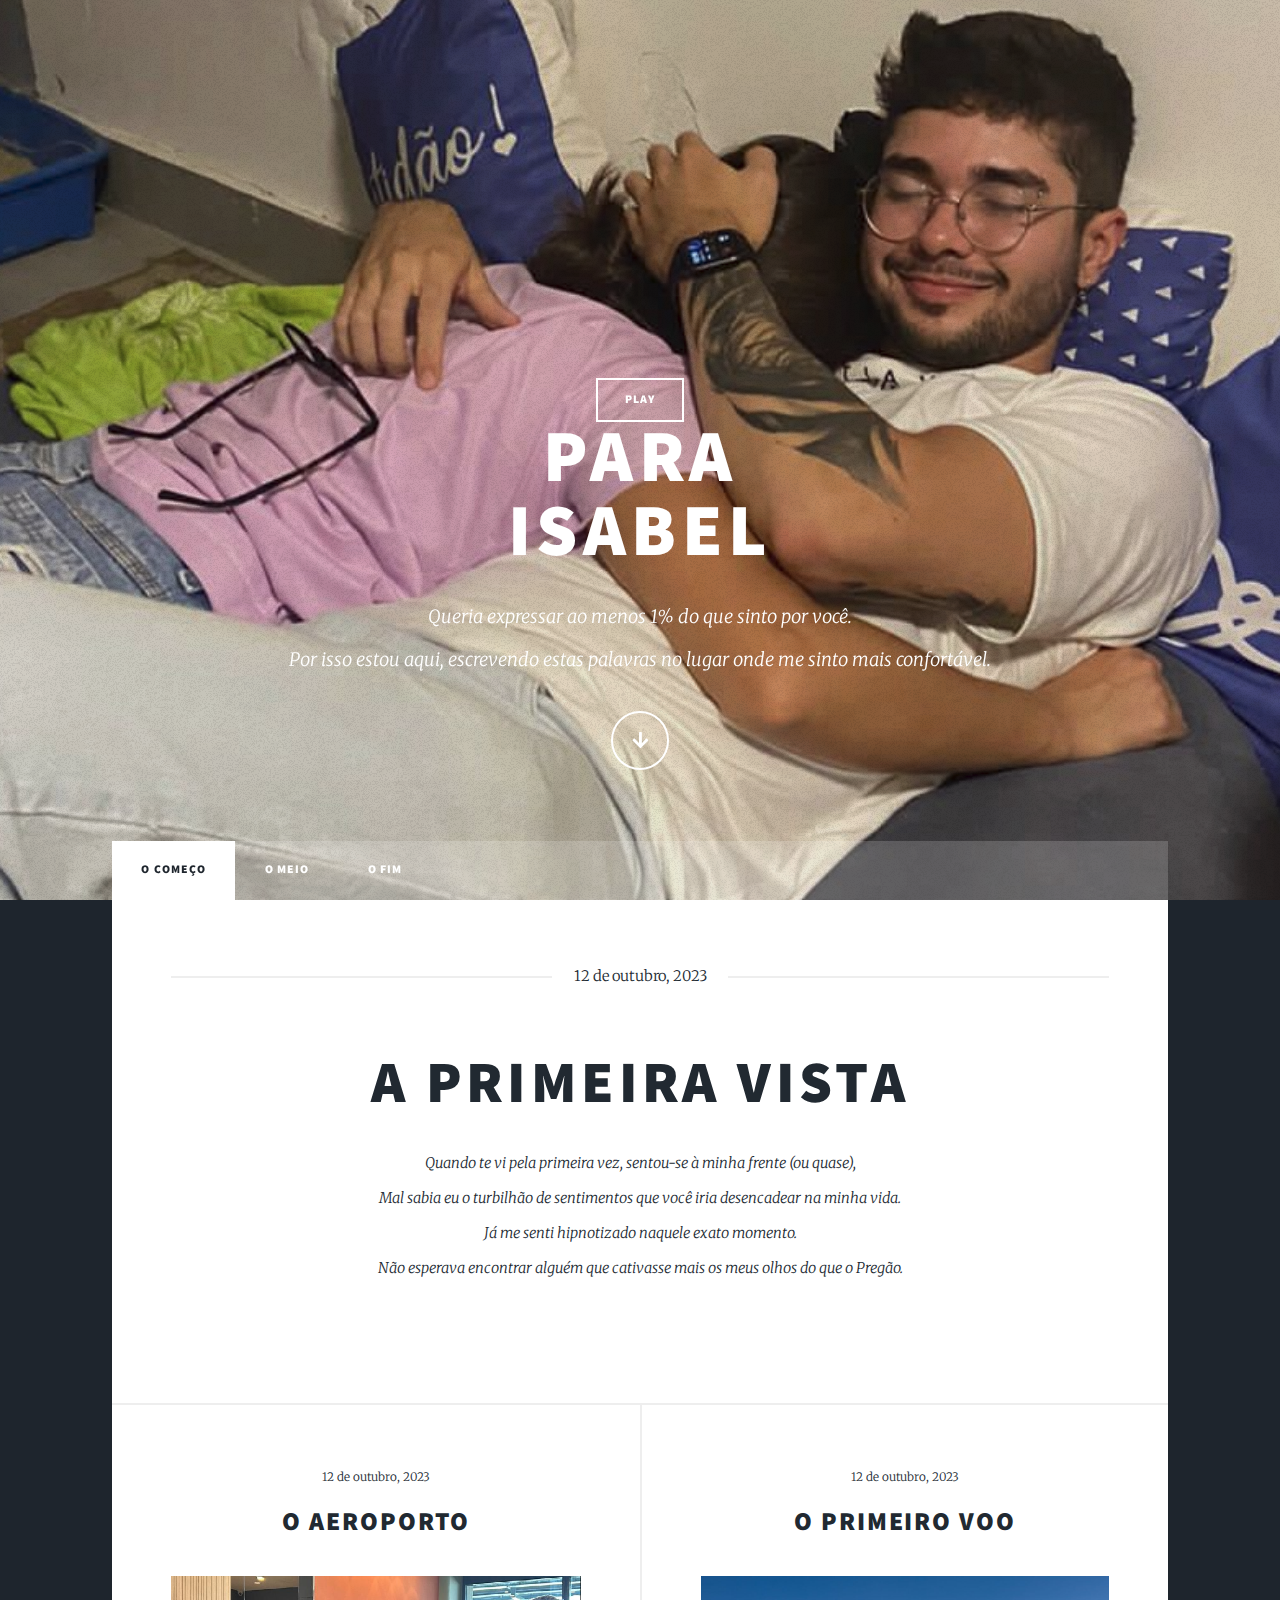
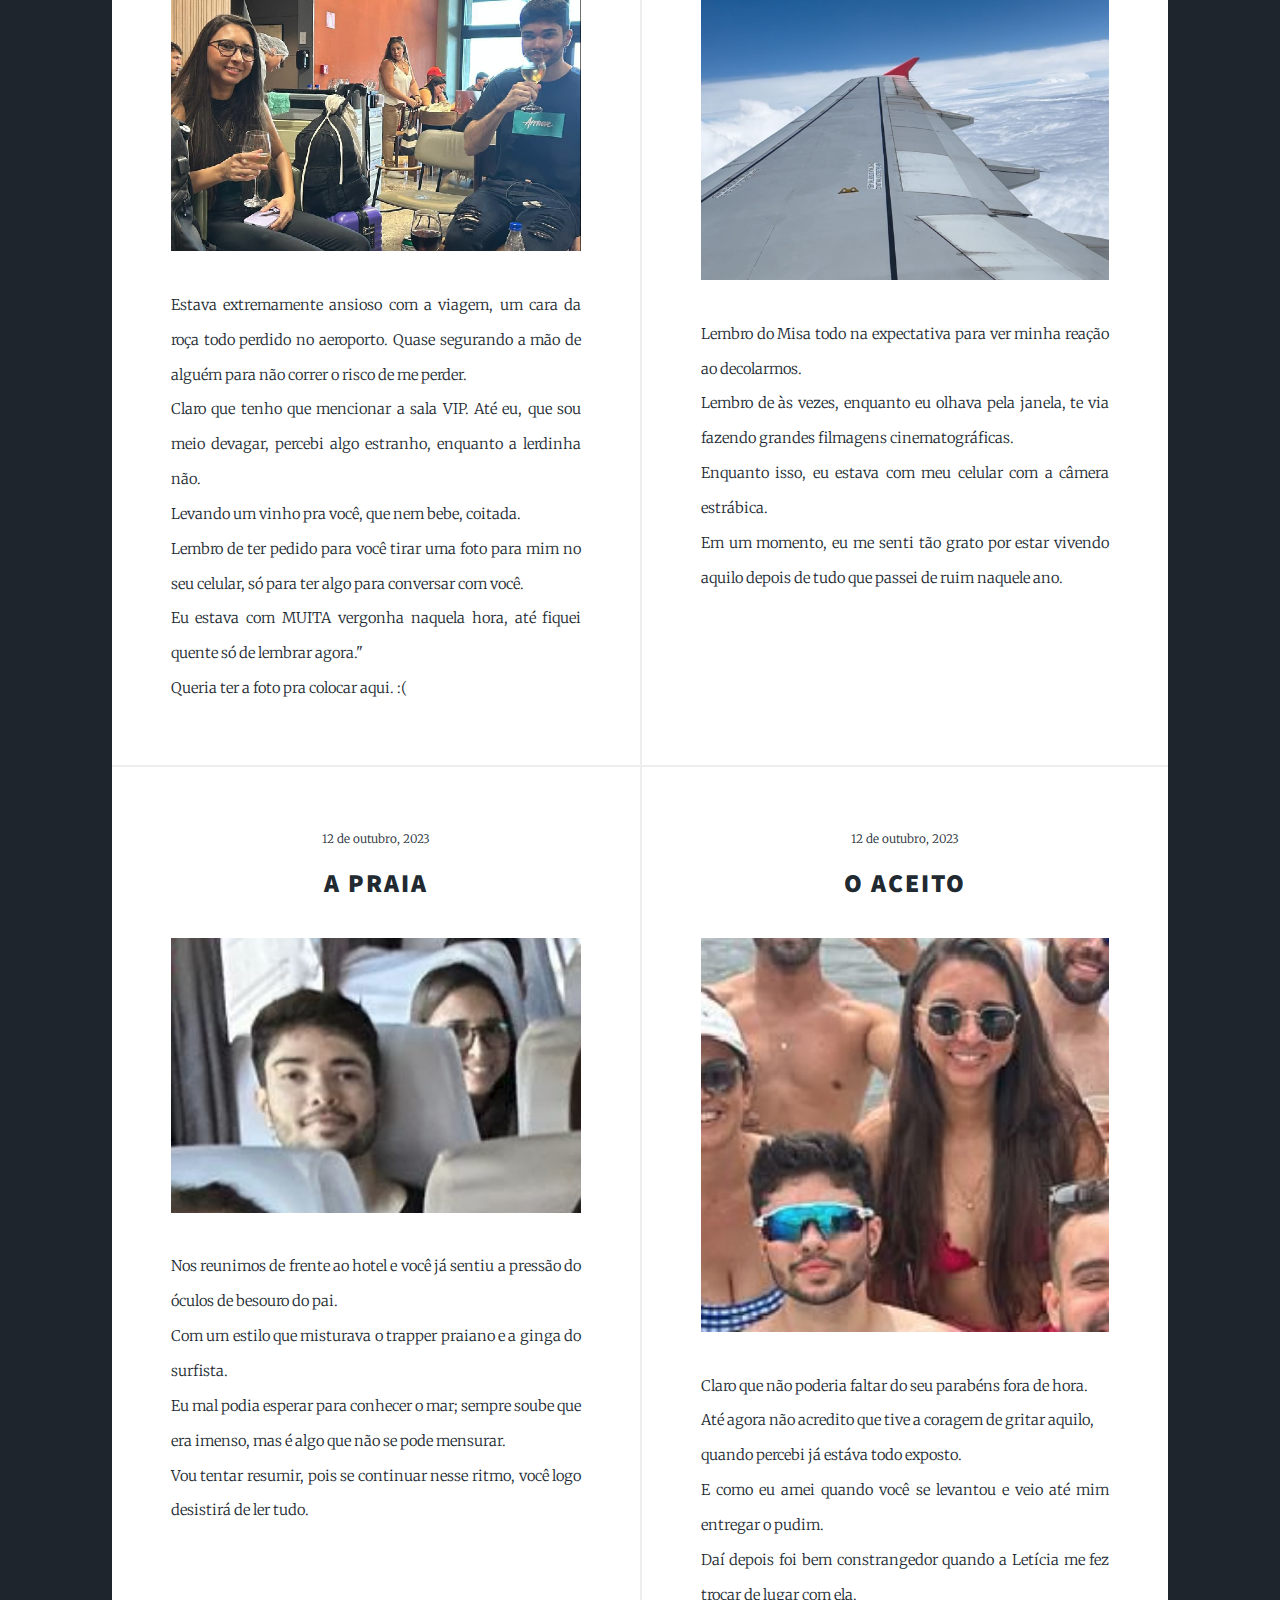
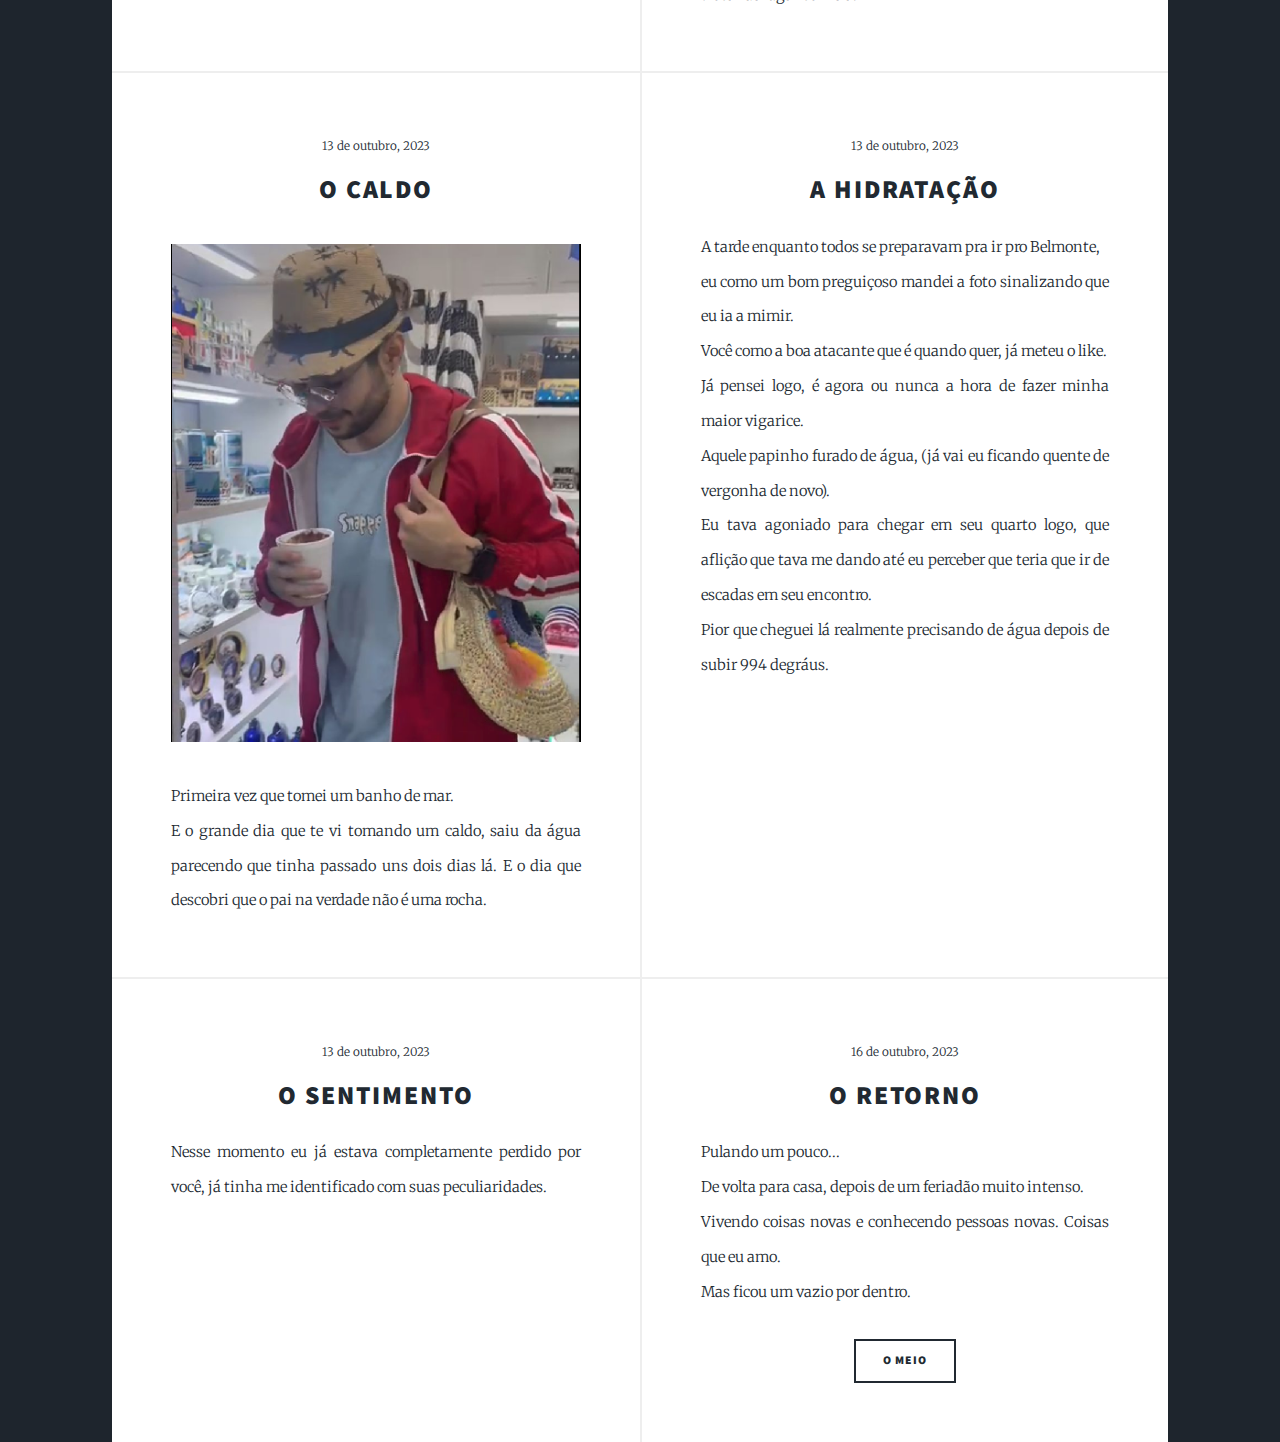
<file: index.html>
<!DOCTYPE HTML>
<html>
	<head>
		<title>Uma página de amor</title>
		<meta charset="utf-8" />
		<meta name="viewport" content="width=device-width, initial-scale=1, user-scalable=no" />
		<link rel="stylesheet" href="assets/css/main.css" />
		<noscript><link rel="stylesheet" href="assets/css/noscript.css" /></noscript>
	</head>
	<body class="is-preload">
		<audio id="myAudio" loop>
			<source src="music/those-eyes.mp3" type="audio/mpeg">
			Seu navegador não suporta a tag de áudio.
		</audio>
		<!-- Wrapper -->
			<div id="wrapper" class="fade-in">

				<!-- Intro -->
					<div id="intro">
						<button id="playButton">Play</button>
						<h1>Para<br />
						Isabel</h1>
						<p>Queria expressar ao menos 1% do que sinto por você.<br />
							Por isso estou aqui, escrevendo estas palavras no lugar onde me sinto mais confortável.</p>
						<ul class="actions">
							<li><a href="#header" class="button icon solid solo fa-arrow-down scrolly">Continue</a></li>
						</ul>
					</div>

				<!-- Header -->
					<header id="header">
						<a href="index.html" class="logo">Começo</a>
					</header>

				<!-- Nav -->
					<nav id="nav">
						<ul class="links">
							<li class="active"><a href="index.html">O começo</a></li>
							<li><a href="generic.html">O Meio</a></li>
							<li><a href="elements.html">O Fim</a></li>
						</ul>
					</nav>

				<!-- Main -->
					<div id="main">

						<!-- Featured Post -->
							<article class="post featured">
								<header class="major">
									<span class="date">12 de outubro, 2023</span>
									<h2>A primeira vista</h2>
									<p>
										Quando te vi pela primeira vez, sentou-se à minha frente (ou quase),<br />
										Mal sabia eu o turbilhão de sentimentos que você iria desencadear na minha vida.<br />
										Já me senti hipnotizado naquele exato momento.<br />
										Não esperava encontrar alguém que cativasse mais os meus olhos do que o Pregão.
									</p>
								</header>
							</article>

						<!-- Posts -->
							<section class="posts">
								<article>
									<header>
										<span class="date">12 de outubro, 2023</span>
										<h2>O aeroporto</h2>
									</header>
									<a href="#" class="image fit"><img src="images/sala-vip2.png" alt="" /></a>
									<p>Estava extremamente ansioso com a viagem, um cara da roça todo perdido no aeroporto. Quase segurando a mão de alguém para não correr o risco de me perder.<br />
										Claro que tenho que mencionar a sala VIP. Até eu, que sou meio devagar, percebi algo estranho, enquanto a lerdinha não.<br />
										Levando um vinho pra você, que nem bebe, coitada.<br />
										Lembro de ter pedido para você tirar uma foto para mim no seu celular, só para ter algo para conversar com você.<br />
										Eu estava com MUITA vergonha naquela hora, até fiquei quente só de lembrar agora." <br />
										Queria ter a foto pra colocar aqui. :(
									</p>
								</article>
								<article>
									<header>
										<span class="date">12 de outubro, 2023</span>
										<h2>O primeiro voo</h2>
									</header>
									<a href="#" class="image fit"><img src="images/aviao.jpeg" alt="" /></a>
									<p>Lembro do Misa todo na expectativa para ver minha reação ao decolarmos.<br />
										Lembro de às vezes, enquanto eu olhava pela janela, te via fazendo grandes filmagens cinematográficas.<br />
										Enquanto isso, eu estava com meu celular com a câmera estrábica.<br />
										Em um momento, eu me senti tão grato por estar vivendo aquilo depois de tudo que passei de ruim naquele ano.</p>
								</article>
								<article>
									<header>
										<span class="date">12 de outubro, 2023</span>
										<h2>A praia</h2>
									</header>
									<a href="#" class="image fit"><img src="images/van.png" alt="" /></a>
									<p>Nos reunimos de frente ao hotel e você já sentiu a pressão do óculos de besouro do pai.<br />
										Com um estilo que misturava o trapper praiano e a ginga do surfista.<br />
										Eu mal podia esperar para conhecer o mar; sempre soube que era imenso, mas é algo que não se pode mensurar.<br />
										Vou tentar resumir, pois se continuar nesse ritmo, você logo desistirá de ler tudo.
									</p>
								</article>
								<article>
									<header>
										<span class="date">12 de outubro, 2023</span>
										<h2>O aceito</h2>
									</header>
									<a href="#" class="image fit"><img src="images/lancha.png" alt="" /></a>
									<p>Claro que não poderia faltar do seu parabéns fora de hora.<br />
										Até agora não acredito que tive a coragem de gritar aquilo,<br />
										quando percebi já estáva todo exposto.<br />
										E como eu amei quando você se levantou e veio até mim entregar o pudim.<br />
										Daí depois foi bem constrangedor quando a Letícia me fez trocar de lugar com ela.
									</p>
								</article>
								<article>
									<header>
										<span class="date">13 de outubro, 2023</span>
										<h2>O caldo</h2>
									</header>
									<a href="#" class="image fit"><img src="images/pagode.png" alt="" /></a>
									<p>Primeira vez que tomei um banho de mar. <br />
										E o grande dia que te vi tomando um caldo, saiu da água parecendo que tinha passado uns dois dias lá.
										E o dia que descobri que o pai na verdade não é uma rocha.
									</p>
								</article>
								<article>
									<header>
										<span class="date">13 de outubro, 2023</span>
										<h2>A hidratação</h2>
									</header>
									<p>A tarde enquanto todos se preparavam pra ir pro Belmonte,<br />
										eu como um bom preguiçoso mandei a foto sinalizando que eu ia a mimir.<br />
										Você como a boa atacante que é quando quer, já meteu o like.<br />
										Já pensei logo, é agora ou nunca a hora de fazer minha maior vigarice.<br />
										Aquele papinho furado de água, (já vai eu ficando quente de vergonha de novo). <br />
										Eu tava agoniado para chegar em seu quarto logo, que aflição que tava me dando
										até eu perceber que teria que ir de escadas em seu encontro.<br />
										Pior que cheguei lá realmente precisando de água depois de subir 994 degráus.
									</p>
								</article>
								<article>
									<header>
										<span class="date">13 de outubro, 2023</span>
										<h2>O sentimento</h2>
									</header>
									<p>
										Nesse momento eu já estava completamente perdido por você, já tinha me identificado com suas peculiaridades.<br />
									</p>
								</article>
								<article>
									<header>
										<span class="date">16 de outubro, 2023</span>
										<h2>O retorno</h2>
									</header>
									<p>
										Pulando um pouco...<br />
										De volta para casa, depois de um feriadão muito intenso.<br />
										Vivendo coisas novas e conhecendo pessoas novas. Coisas que eu amo.<br />
										Mas ficou um vazio por dentro.
									</p>
									<ul class="actions special">
										<li><a href="generic.html" class="button">O meio</a></li>
									</ul>
								</article>
							</section>
					</div>

			</div>

		<!-- Scripts -->
			<script src="assets/js/jquery.min.js"></script>
			<script src="assets/js/jquery.scrollex.min.js"></script>
			<script src="assets/js/jquery.scrolly.min.js"></script>
			<script src="assets/js/browser.min.js"></script>
			<script src="assets/js/breakpoints.min.js"></script>
			<script src="assets/js/util.js"></script>
			<script src="assets/js/main.js"></script>
			<script>
				// Função para iniciar a música
				function playMusic() {
					const audio = document.getElementById("myAudio");
					console.log(audio)
					audio.play();
				}
			
				// Verifica se a música já foi iniciada nesta sessão
				const isMusicPlayed = sessionStorage.getItem("musicPlayed");
				if (!isMusicPlayed) {
					playMusic(); // Se não, inicia a música
					sessionStorage.setItem("musicPlayed", true); // E armazena o estado na sessão
				}
			
				// Adiciona um listener para o botão de "Play"
				document.getElementById("playButton").addEventListener("click", function() {
					playMusic();
				});
			</script>
			

	</body>
</html>
</file>
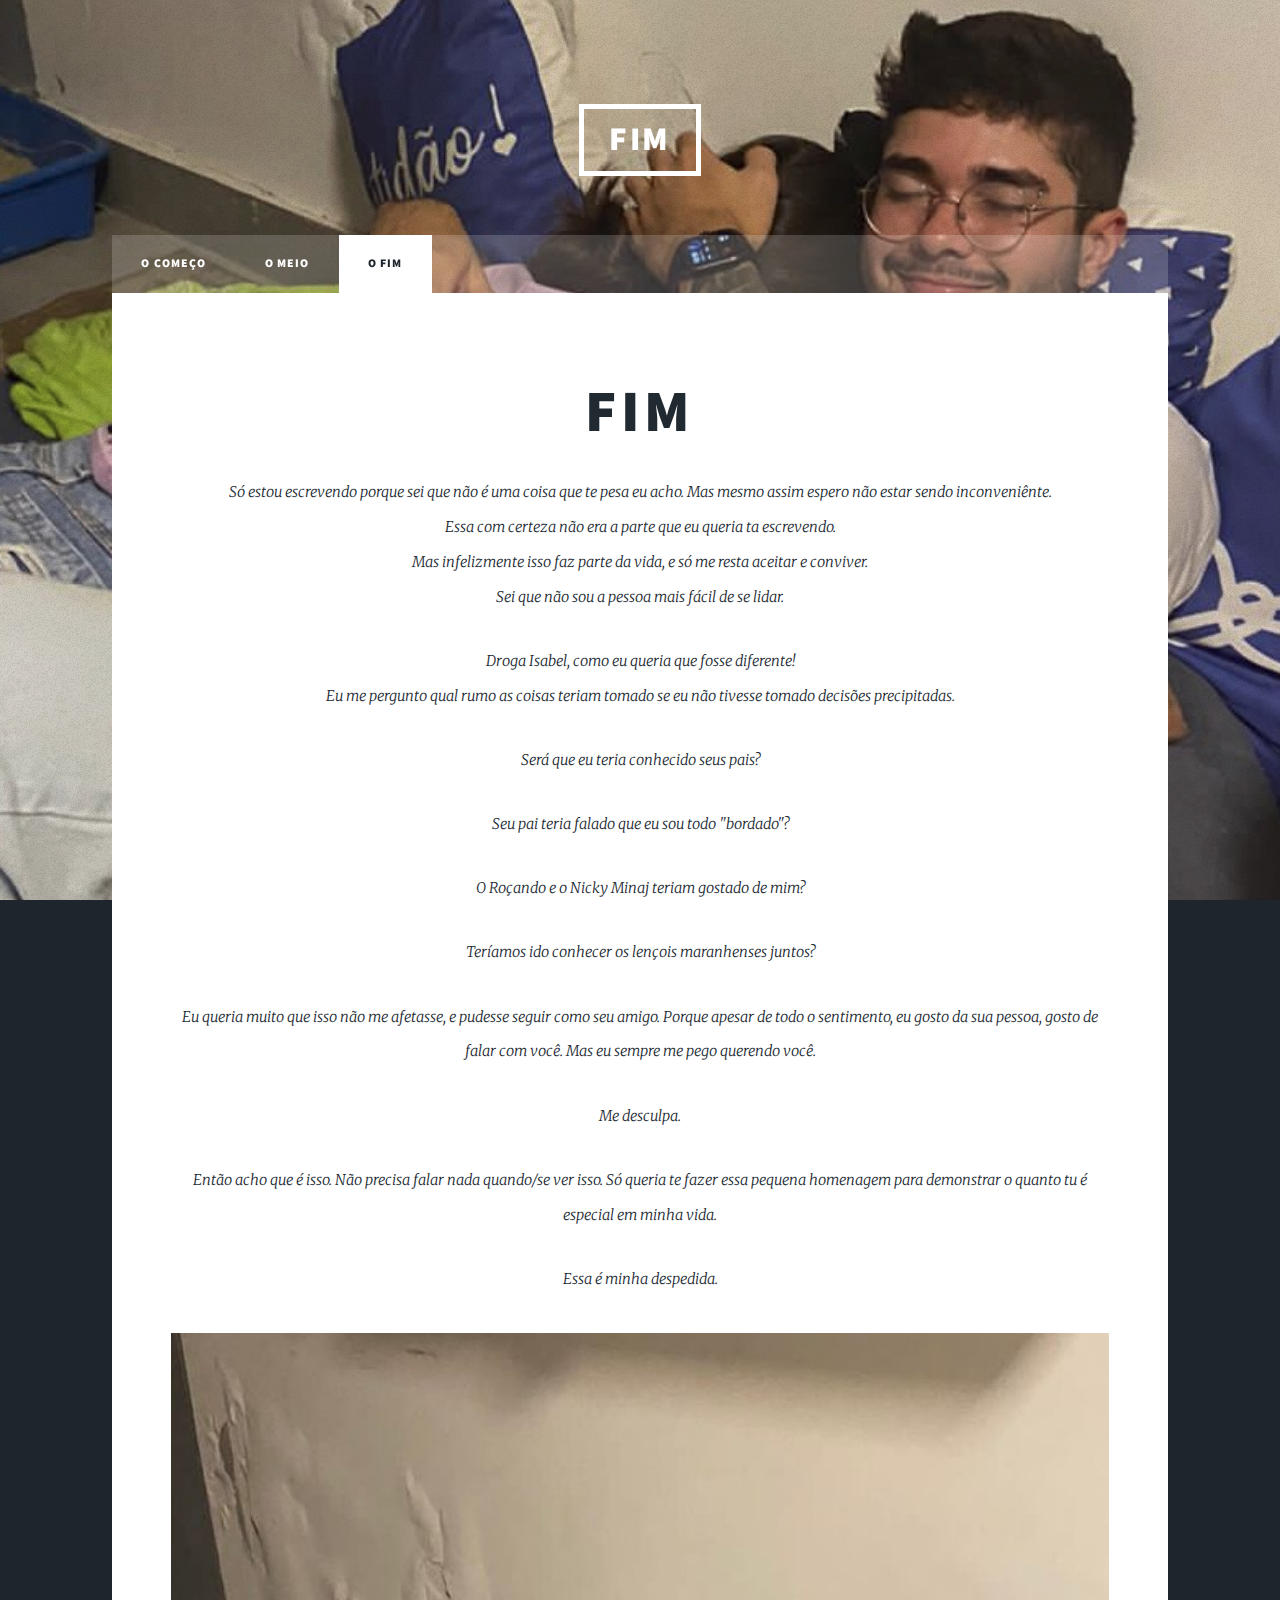
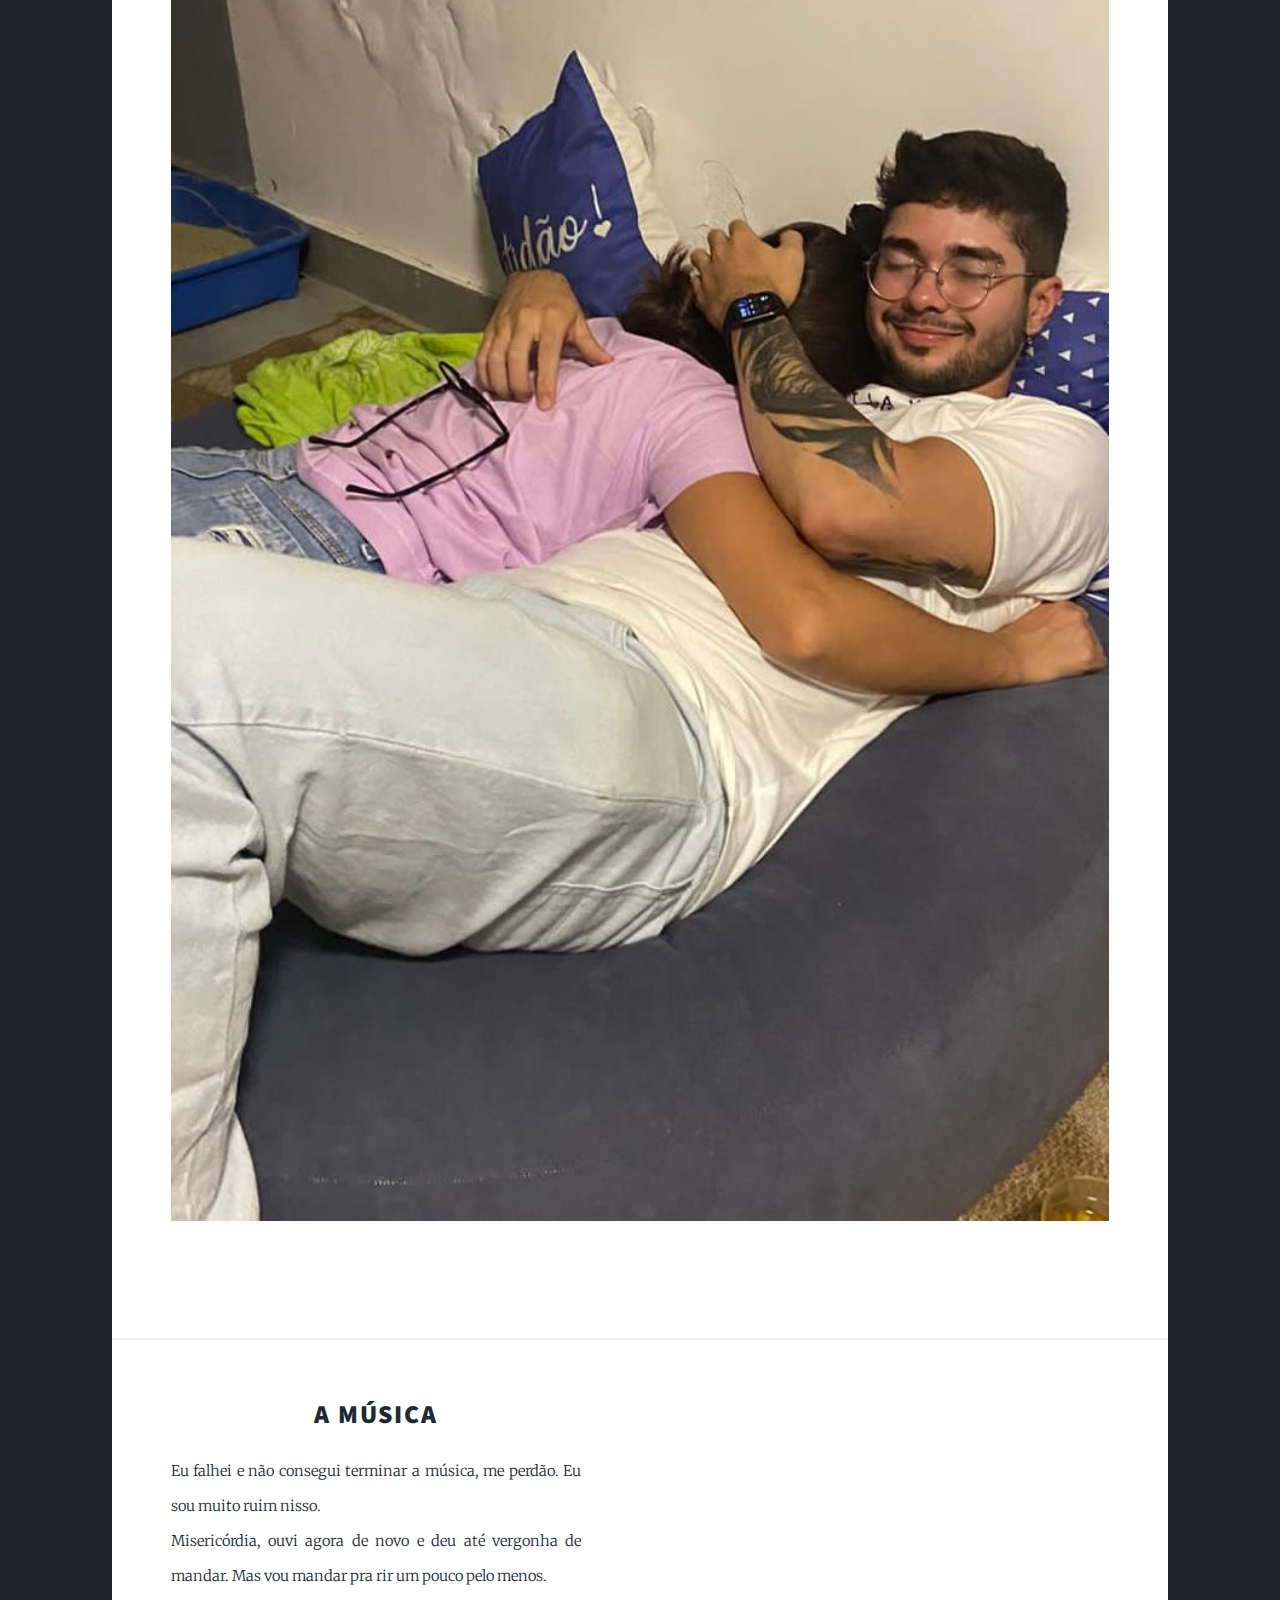
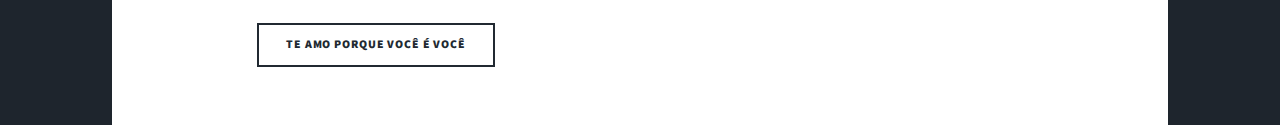
<file: elements.html>
<!DOCTYPE HTML>
<html>
	<head>
		<title>Uma página de amor</title>
		<meta charset="utf-8" />
		<meta name="viewport" content="width=device-width, initial-scale=1, user-scalable=no" />
		<link rel="stylesheet" href="assets/css/main.css" />
		<noscript><link rel="stylesheet" href="assets/css/noscript.css" /></noscript>
	</head>
	<body class="is-preload">
		<audio id="myAudio" loop autoplay>
			<source src="music/those-eyes.mp3" type="audio/mpeg">
			Seu navegador não suporta a tag de áudio.
		</audio>
		<!-- Wrapper -->
			<div id="wrapper">

				<!-- Header -->
					<header id="header">
						<a href="index.html" class="logo">Fim</a>
					</header>

				<!-- Nav -->
					<nav id="nav">
						<ul class="links">
							<li><a href="index.html">O começo</a></li>
							<li><a href="generic.html">O meio</a></li>
							<li class="active"><a href="elements.html">O fim</a></li>
						</ul>
					</nav>

					<div id="main">
							<article class="post featured">
								<header class="major">
									<h2>Fim</h2>
									<p>
										Só estou escrevendo porque sei que não é uma coisa que te pesa eu acho. Mas mesmo assim espero não estar sendo inconveniênte.<br />
										Essa com certeza não era a parte que eu queria ta escrevendo.<br />
										Mas infelizmente isso faz parte da vida, e só me resta aceitar e conviver.<br />
										Sei que não sou a pessoa mais fácil de se lidar.<br />
									</p>

									<p>
										Droga Isabel, como eu queria que fosse diferente!<br />
										Eu me pergunto qual rumo as coisas teriam tomado se eu não tivesse tomado decisões precipitadas.<br />
									</p>

									<p>
										Será que eu teria conhecido seus pais?
									</p>

									<p>
										Seu pai teria falado que eu sou todo "bordado"?
									</p>

									<p>
										O Roçando e o Nicky Minaj teriam gostado de mim?<br />
									</p>

									<p>
										Teríamos ido conhecer os lençois maranhenses juntos? <br />
									</p>

									<p>
										Eu queria muito que isso não me afetasse, e pudesse seguir como seu amigo.
										Porque apesar de todo o sentimento, eu gosto da sua pessoa, gosto de falar com você.
										Mas eu sempre me pego querendo você.
									</p>

									<p>
										Me desculpa.
									</p>
									
									<p>
										Então acho que é isso. Não precisa falar nada quando/se ver isso. Só queria te fazer essa pequena homenagem para demonstrar o quanto tu é especial em minha vida.
									</p>

									<p>
										Essa é minha despedida.
									</p>

									<a href="#" class="image fit"><img src="images/nos.jpeg" alt="" /></a>
								</header>
							</article>
							<section class="posts">
								<article>
									<header>
										<h2>A música</h2>
									</header>
									<p>
										Eu falhei e não consegui terminar a música, me perdão. Eu sou muito ruim nisso.<br />
										Misericórdia, ouvi agora de novo e deu até vergonha de mandar. Mas vou mandar pra rir um pouco pelo menos.
									</p>
									<ul class="actions special">
										<li><a href="https://youtu.be/a5J_y3qGN6U" class="button">Te amo porque você é você</a></li>
									</ul>
								</article>
							</section>
					</div>

			</div>

		<!-- Scripts -->
			<script src="assets/js/jquery.min.js"></script>
			<script src="assets/js/jquery.scrollex.min.js"></script>
			<script src="assets/js/jquery.scrolly.min.js"></script>
			<script src="assets/js/browser.min.js"></script>
			<script src="assets/js/breakpoints.min.js"></script>
			<script src="assets/js/util.js"></script>
			<script src="assets/js/main.js"></script>
	</body>
</html>
</file>
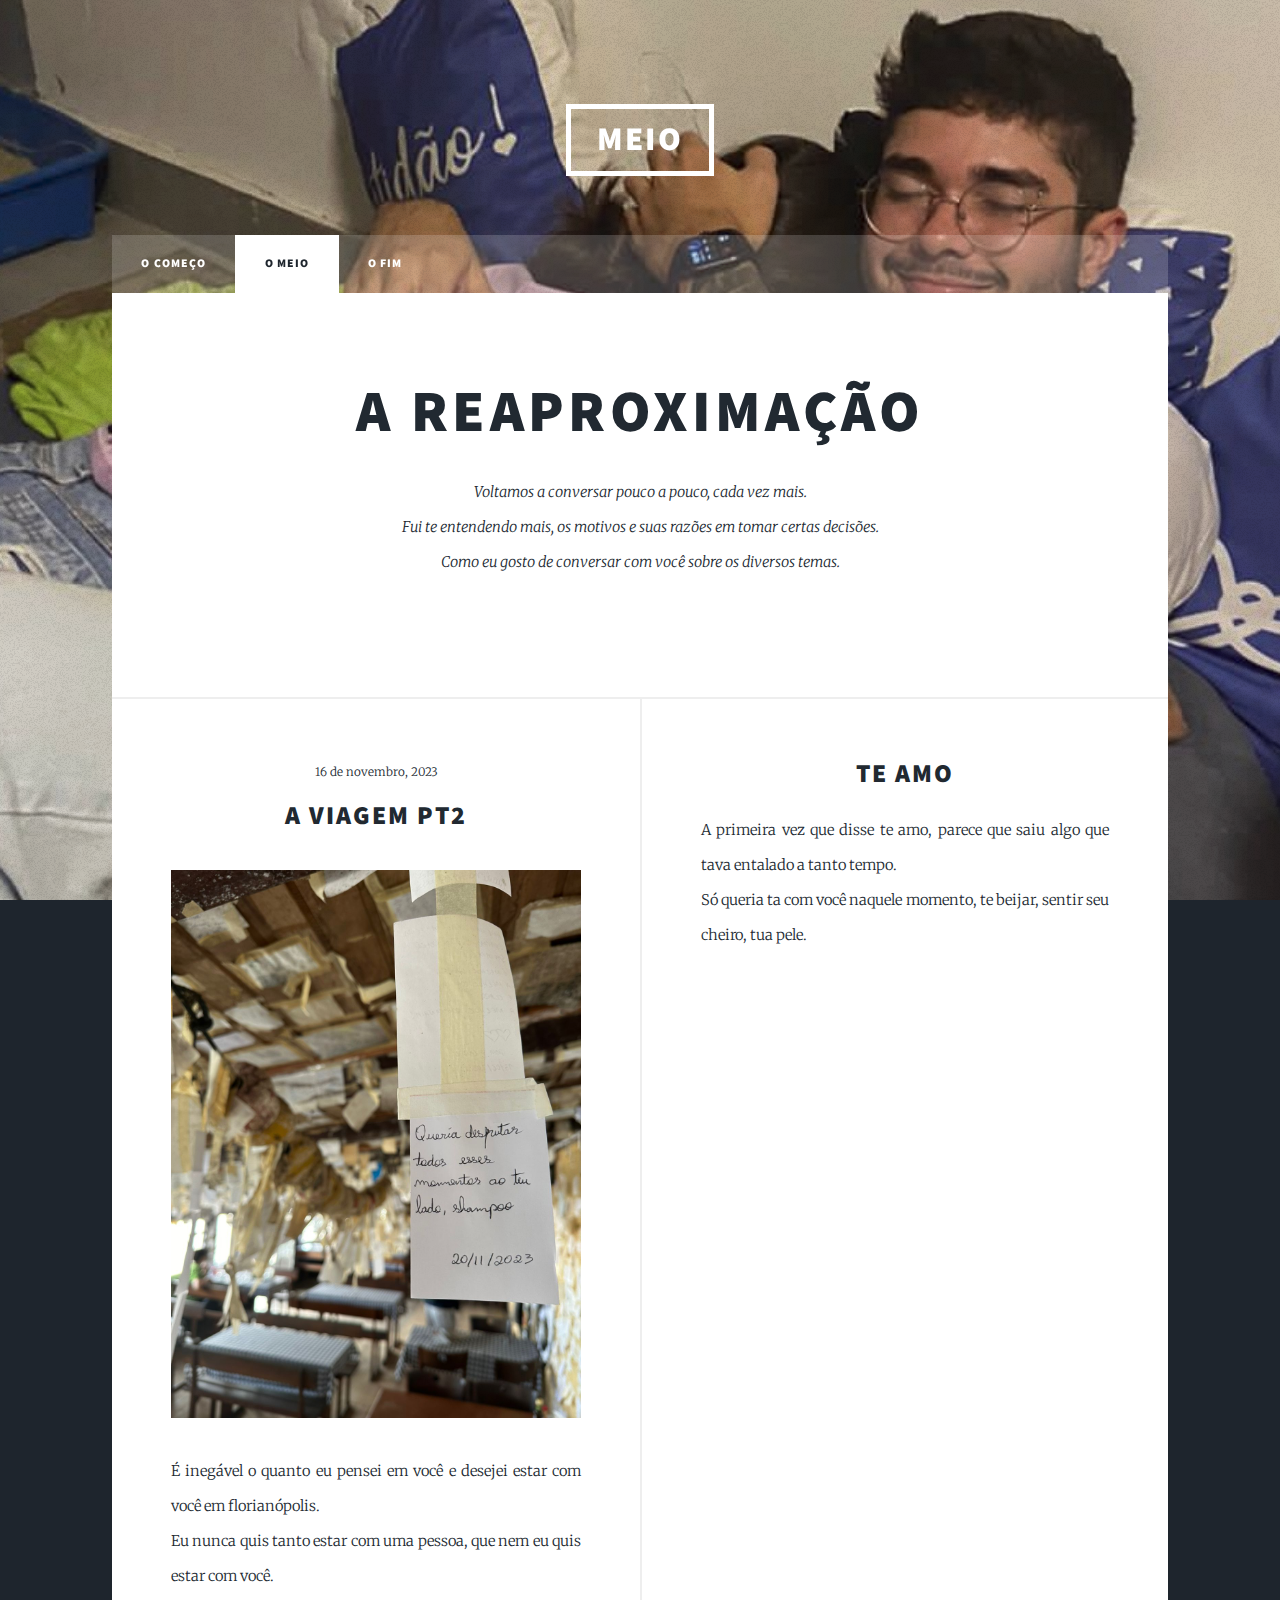
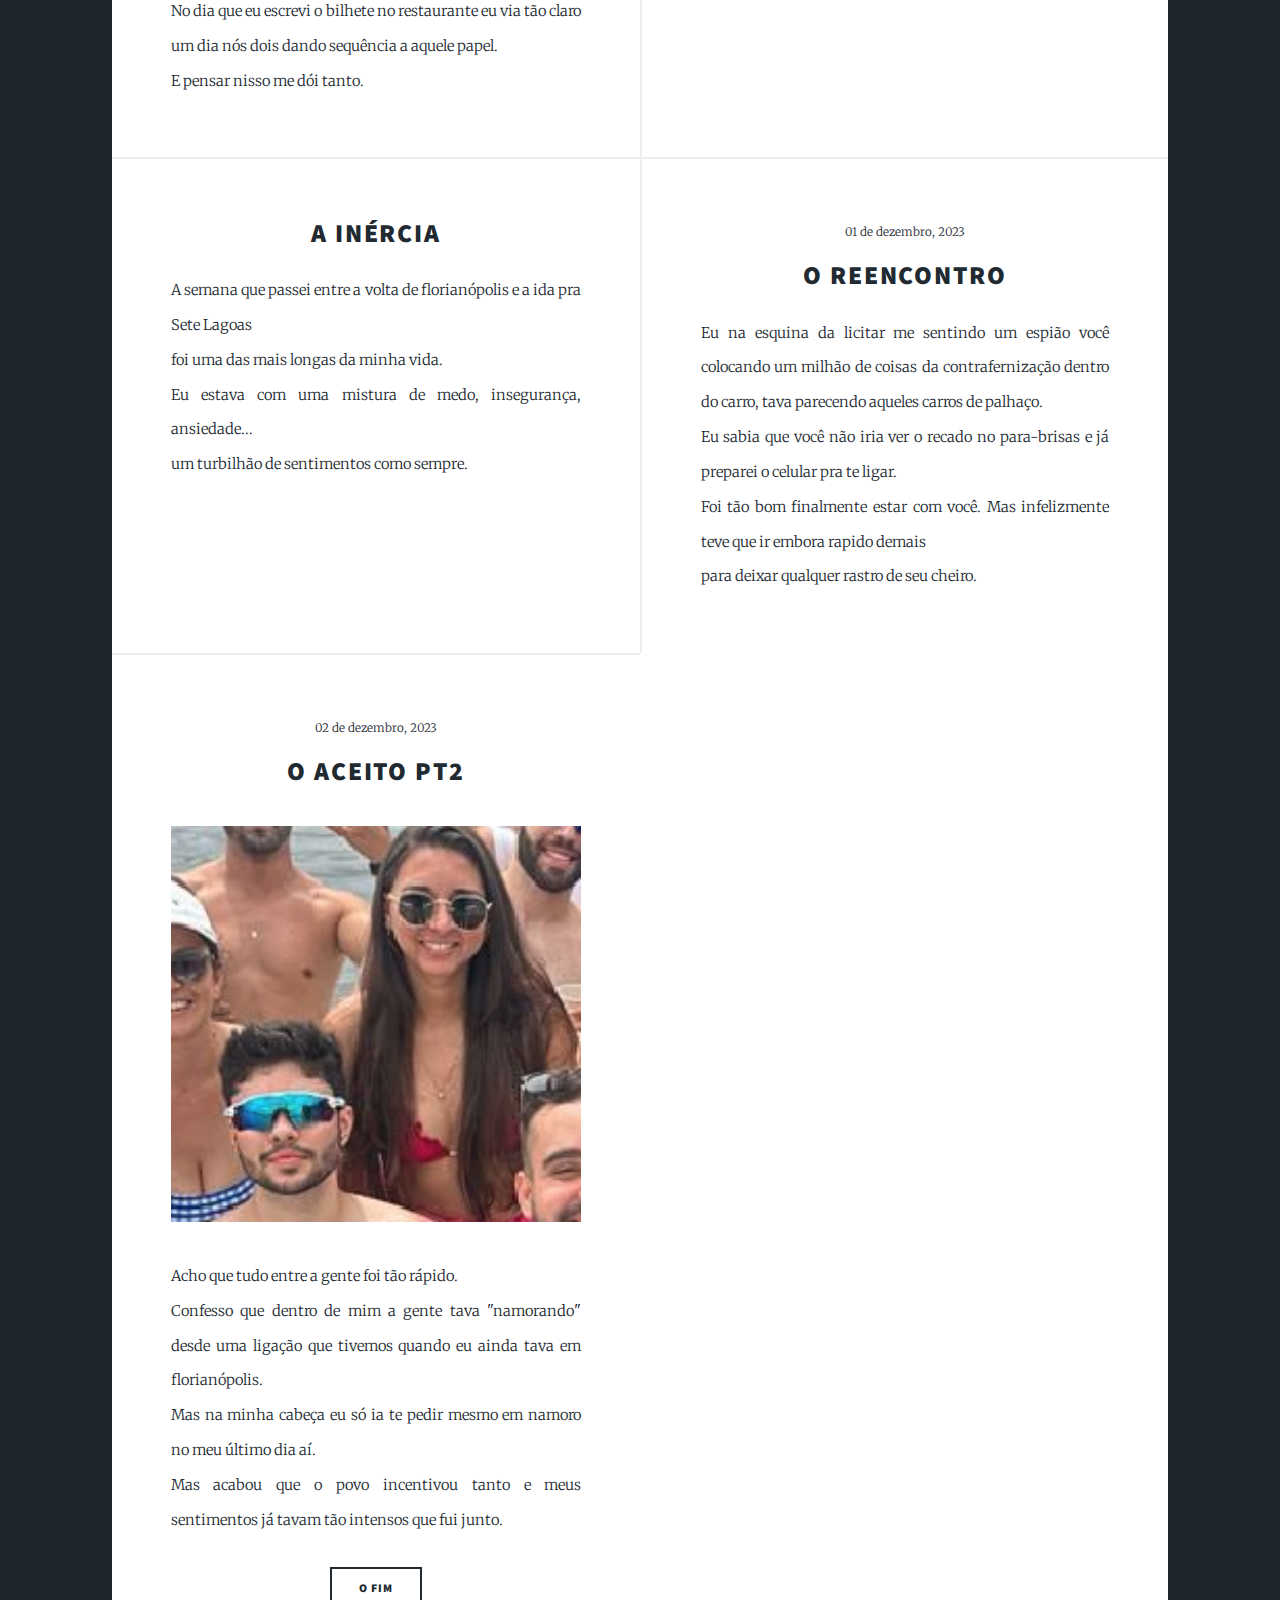
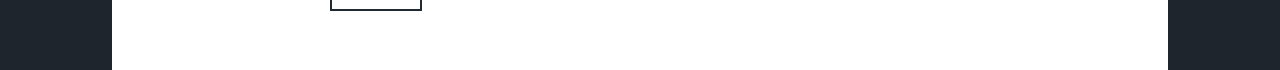
<file: generic.html>
<!DOCTYPE HTML>
<html>
	<head>
		<title>Uma página de amor</title>
		<meta charset="utf-8" />
		<meta name="viewport" content="width=device-width, initial-scale=1, user-scalable=no" />
		<link rel="stylesheet" href="assets/css/main.css" />
		<noscript><link rel="stylesheet" href="assets/css/noscript.css" /></noscript>
	</head>
	<body class="is-preload">
		<audio id="myAudio" autoplay loop>
			<source src="music/those-eyes.mp3" type="audio/mpeg">
			Seu navegador não suporta a tag de áudio.
		</audio>
		<!-- Wrapper -->
			<div id="wrapper">

				<!-- Header -->
					<header id="header">
						<a href="index.html" class="logo">Meio</a>

					</header>

				<!-- Nav -->
					<nav id="nav">
						<ul class="links">
							<li><a href="index.html">O começo</a></li>
							<li class="active"><a href="generic.html">O meio</a></li>
							<li><a href="elements.html">O fim</a></li>
						</ul>
					</nav>

				<!-- Main -->
					<div id="main">
						<!-- Featured Post -->
							<article class="post featured">
								<header class="major">
									<h2>A reaproximação</h2>
									<p>Voltamos a conversar pouco a pouco, cada vez mais.<br />
									Fui te entendendo mais, os motivos e suas razões em tomar certas decisões.<br />
									Como eu gosto de conversar com você sobre os diversos temas.<br />
								</p>
								</header>
							</article>

						<!-- Posts -->
							<section class="posts">
								<article>
									<header>
										<span class="date">16 de novembro, 2023</span>
										<h2>A viagem pt2</h2>
									</header>
									<a href="#" class="image fit"><img src="images/bilhete.jpeg" alt="" /></a>
									<p>
										É inegável o quanto eu pensei em você e desejei estar com você em florianópolis.<br />
										Eu nunca quis tanto estar com uma pessoa, que nem eu quis estar com você.<br />
										No dia que eu escrevi o bilhete no restaurante eu via tão claro um dia nós dois dando sequência a aquele papel.<br />
										E pensar nisso me dói tanto.
									</p>
								</article>
								<article>
									<header>
										<h2>Te amo</h2>
									</header>
									<p>A primeira vez que disse te amo, parece que saiu algo que tava entalado a tanto tempo.<br />
										Só queria ta com você naquele momento, te beijar, sentir seu cheiro, tua pele.
									</p>
								</article>
								<article>
									<header>
										<h2>A inércia</h2>
									</header>
									<p>A semana que passei entre a volta de florianópolis e a ida pra Sete Lagoas<br />
										foi uma das mais longas da minha vida.<br />
										Eu estava com uma mistura de medo, insegurança, ansiedade...
										<br />um turbilhão de sentimentos como sempre.
									</p>
								</article>
								<article>
									<header>
										<span class="date">01 de dezembro, 2023</span>
										<h2>O reencontro</h2>
									</header>
									<p>
										Eu na esquina da licitar me sentindo um espião você colocando um milhão de coisas
										da contrafernização dentro do carro, tava parecendo aqueles carros de palhaço.<br />
										Eu sabia que você não iria ver o recado no para-brisas e já preparei o celular pra te ligar.<br />
										Foi tão bom finalmente estar com você. Mas infelizmente teve que ir embora rapido demais<br />
										para deixar qualquer rastro de seu cheiro.
									</p>
								</article>
								<article>
									<header>
										<span class="date">02 de dezembro, 2023</span>
										<h2>O aceito pt2</h2>
									</header>
									<a href="#" class="image fit"><img src="images/lancha.png" alt="" /></a>
									<p>
										Acho que tudo entre a gente foi tão rápido.<br />
										Confesso que dentro de mim a gente tava "namorando" desde uma ligação que tivemos quando eu ainda tava em florianópolis.<br />
										Mas na minha cabeça eu só ia te pedir mesmo em namoro no meu último dia aí.<br />
										Mas acabou que o povo incentivou tanto e meus sentimentos já tavam tão intensos que fui junto.
									</p>
									<ul class="actions special">
										<li><a href="elements.html" class="button">O fim</a></li>
									</ul>
								</article>
							</section>
					</div>

			</div>

		<!-- Scripts -->
			<script src="assets/js/jquery.min.js"></script>
			<script src="assets/js/jquery.scrollex.min.js"></script>
			<script src="assets/js/jquery.scrolly.min.js"></script>
			<script src="assets/js/browser.min.js"></script>
			<script src="assets/js/breakpoints.min.js"></script>
			<script src="assets/js/util.js"></script>
			<script src="assets/js/main.js"></script>
	</body>
</html>
</file>
<file: assets/css/main.css>
@import url(fontawesome-all.min.css);
@import url("https://fonts.googleapis.com/css?family=Merriweather:300,700,300italic,700italic|Source+Sans+Pro:900");

/*
	Massively by HTML5 UP
	html5up.net | @ajlkn
	Free for personal and commercial use under the CCA 3.0 license (html5up.net/license)
*/

html, body, div, span, applet, object,
iframe, h1, h2, h3, h4, h5, h6, p, blockquote,
pre, a, abbr, acronym, address, big, cite,
code, del, dfn, em, img, ins, kbd, q, s, samp,
small, strike, strong, sub, sup, tt, var, b,
u, i, center, dl, dt, dd, ol, ul, li, fieldset,
form, label, legend, table, caption, tbody,
tfoot, thead, tr, th, td, article, aside,
canvas, details, embed, figure, figcaption,
footer, header, hgroup, menu, nav, output, ruby,
section, summary, time, mark, audio, video {
	margin: 0;
	padding: 0;
	border: 0;
	font-size: 100%;
	font: inherit;
	vertical-align: baseline;}

article, aside, details, figcaption, figure,
footer, header, hgroup, menu, nav, section {
	display: block;}

body {
	line-height: 1;
}

ol, ul {
	list-style: none;
}

blockquote, q {
	quotes: none;
}

	blockquote:before, blockquote:after, q:before, q:after {
		content: '';
		content: none;
	}

table {
	border-collapse: collapse;
	border-spacing: 0;
}

body {
	-webkit-text-size-adjust: none;
}

mark {
	background-color: transparent;
	color: inherit;
}

input::-moz-focus-inner {
	border: 0;
	padding: 0;
}

input, select, textarea {
	-moz-appearance: none;
	-webkit-appearance: none;
	-ms-appearance: none;
	appearance: none;
}

/* Basic */

	@-ms-viewport {
		width: device-width;
	}

	body {
		-ms-overflow-style: scrollbar;
	}

	@media screen and (max-width: 480px) {

		html, body {
			min-width: 320px;
		}

	}

	html {
		box-sizing: border-box;
	}

	*, *:before, *:after {
		box-sizing: inherit;
	}

	body {
		background-color: #1e252d;
	}

		body.is-preload *, body.is-preload *:before, body.is-preload *:after {
			-moz-animation: none !important;
			-webkit-animation: none !important;
			-ms-animation: none !important;
			animation: none !important;
			-moz-transition: none !important;
			-webkit-transition: none !important;
			-ms-transition: none !important;
			transition: none !important;
		}

/* Type */

	html {
		font-size: 16pt;
	}

		@media screen and (max-width: 1680px) {

			html {
				font-size: 12pt;
			}

		}

		@media screen and (max-width: 1280px) {

			html {
				font-size: 11pt;
			}

		}

		@media screen and (max-width: 360px) {

			html {
				font-size: 10pt;
			}

		}

	body {
		color: #212931;
	}

	body, input, select, textarea {
		font-family: "Merriweather", Georgia, serif;
		font-weight: 300;
		font-size: 1rem;
		line-height: 2.375;
	}

	a {
		-moz-transition: color 0.2s ease-in-out, background-color 0.2s ease-in-out, border-color 0.2s ease-in-out, box-shadow 0.2s ease-in-out;
		-webkit-transition: color 0.2s ease-in-out, background-color 0.2s ease-in-out, border-color 0.2s ease-in-out, box-shadow 0.2s ease-in-out;
		-ms-transition: color 0.2s ease-in-out, background-color 0.2s ease-in-out, border-color 0.2s ease-in-out, box-shadow 0.2s ease-in-out;
		transition: color 0.2s ease-in-out, background-color 0.2s ease-in-out, border-color 0.2s ease-in-out, box-shadow 0.2s ease-in-out;
		border-bottom: dotted 1px;
		text-decoration: none;
	}

		a:hover {
			border-bottom-color: transparent;
		}

	strong, b {
		font-weight: 600;
	}

	em, i {
		font-style: italic;
	}

	p {
		text-align: justify;
		margin: 0 0 2rem 0;
	}

	h1, h2, h3, h4, h5, h6 {
		font-family: "Source Sans Pro", Helvetica, sans-serif;
		font-weight: 900;
		line-height: 1.5;
		letter-spacing: 0.075em;
		text-transform: uppercase;
		margin: 0 0 1rem 0;
	}

		h1 a, h2 a, h3 a, h4 a, h5 a, h6 a {
			border-bottom: 0;
			color: inherit;
			text-decoration: none;
		}

	h1 {
		font-size: 4rem;
		line-height: 1.1;
		margin: 0 0 2rem 0;
	}

	h2 {
		font-size: 1.75rem;
		line-height: 1.3;
		margin: 0 0 1.5rem 0;
	}

	h3 {
		font-size: 1.25rem;
		margin: 0 0 1.5rem 0;
	}

	h4 {
		font-size: 1rem;
	}

	h5 {
		font-size: 0.9rem;
	}

	h6 {
		font-size: 0.8rem;
	}

	sub {
		font-size: 0.8rem;
		position: relative;
		top: 0.5rem;
	}

	sup {
		font-size: 0.8rem;
		position: relative;
		top: -0.5rem;
	}

	blockquote {
		border-left: solid 4px;
		font-style: italic;
		margin: 0 0 2rem 0;
		padding: 0.5rem 0 0.5rem 2rem;
	}

	code {
		border: solid 2px;
		font-family: "Courier New", monospace;
		font-size: 0.9rem;
		margin: 0 0.25rem;
		padding: 0.25rem 0.65rem;
	}

	pre {
		-webkit-overflow-scrolling: touch;
		font-family: "Courier New", monospace;
		font-size: 0.9rem;
		margin: 0 0 2rem 0;
	}

		pre code {
			display: block;
			line-height: 1.75;
			padding: 1rem 1.5rem;
			overflow-x: auto;
		}

	hr {
		border: 0;
		border-bottom: solid 2px;
		margin: 3rem 0;
	}

		hr.major {
			margin: 5rem 0;
		}

	.align-left {
		text-align: left;
	}

	.align-center {
		text-align: center;
	}

	.align-right {
		text-align: right;
	}

	input, select, textarea {
		color: #212931;
	}

	a {
		color: #212931;
		border-bottom-color: rgba(33, 41, 49, 0.5);
	}

		a:hover {
			border-bottom-color: transparent;
			color: #18bfef !important;
		}

	strong, b {
		color: #212931;
	}

	h1, h2, h3, h4, h5, h6 {
		color: #212931;
	}

	blockquote {
		border-left-color: #eeeeee;
	}

	code {
		background: rgba(220, 220, 220, 0.25);
		border-color: #eeeeee;
	}

	hr {
		border-bottom-color: #eeeeee;
	}

/* Row */

	.row {
		display: flex;
		flex-wrap: wrap;
		box-sizing: border-box;
		align-items: stretch;
	}

		.row > * {
			box-sizing: border-box;
		}

		.row.gtr-uniform > * > :last-child {
			margin-bottom: 0;
		}

		.row.aln-left {
			justify-content: flex-start;
		}

		.row.aln-center {
			justify-content: center;
		}

		.row.aln-right {
			justify-content: flex-end;
		}

		.row.aln-top {
			align-items: flex-start;
		}

		.row.aln-middle {
			align-items: center;
		}

		.row.aln-bottom {
			align-items: flex-end;
		}

		.row > .imp {
			order: -1;
		}

		.row > .col-1 {
			width: 8.33333%;
		}

		.row > .off-1 {
			margin-left: 8.33333%;
		}

		.row > .col-2 {
			width: 16.66667%;
		}

		.row > .off-2 {
			margin-left: 16.66667%;
		}

		.row > .col-3 {
			width: 25%;
		}

		.row > .off-3 {
			margin-left: 25%;
		}

		.row > .col-4 {
			width: 33.33333%;
		}

		.row > .off-4 {
			margin-left: 33.33333%;
		}

		.row > .col-5 {
			width: 41.66667%;
		}

		.row > .off-5 {
			margin-left: 41.66667%;
		}

		.row > .col-6 {
			width: 50%;
		}

		.row > .off-6 {
			margin-left: 50%;
		}

		.row > .col-7 {
			width: 58.33333%;
		}

		.row > .off-7 {
			margin-left: 58.33333%;
		}

		.row > .col-8 {
			width: 66.66667%;
		}

		.row > .off-8 {
			margin-left: 66.66667%;
		}

		.row > .col-9 {
			width: 75%;
		}

		.row > .off-9 {
			margin-left: 75%;
		}

		.row > .col-10 {
			width: 83.33333%;
		}

		.row > .off-10 {
			margin-left: 83.33333%;
		}

		.row > .col-11 {
			width: 91.66667%;
		}

		.row > .off-11 {
			margin-left: 91.66667%;
		}

		.row > .col-12 {
			width: 100%;
		}

		.row > .off-12 {
			margin-left: 100%;
		}

		.row.gtr-0 {
			margin-top: 0;
			margin-left: 0rem;
		}

			.row.gtr-0 > * {
				padding: 0 0 0 0rem;
			}

			.row.gtr-0.gtr-uniform {
				margin-top: 0rem;
			}

				.row.gtr-0.gtr-uniform > * {
					padding-top: 0rem;
				}

		.row.gtr-25 {
			margin-top: 0;
			margin-left: -0.375rem;
		}

			.row.gtr-25 > * {
				padding: 0 0 0 0.375rem;
			}

			.row.gtr-25.gtr-uniform {
				margin-top: -0.375rem;
			}

				.row.gtr-25.gtr-uniform > * {
					padding-top: 0.375rem;
				}

		.row.gtr-50 {
			margin-top: 0;
			margin-left: -0.75rem;
		}

			.row.gtr-50 > * {
				padding: 0 0 0 0.75rem;
			}

			.row.gtr-50.gtr-uniform {
				margin-top: -0.75rem;
			}

				.row.gtr-50.gtr-uniform > * {
					padding-top: 0.75rem;
				}

		.row {
			margin-top: 0;
			margin-left: -1.5rem;
		}

			.row > * {
				padding: 0 0 0 1.5rem;
			}

			.row.gtr-uniform {
				margin-top: -1.5rem;
			}

				.row.gtr-uniform > * {
					padding-top: 1.5rem;
				}

		.row.gtr-150 {
			margin-top: 0;
			margin-left: -2.25rem;
		}

			.row.gtr-150 > * {
				padding: 0 0 0 2.25rem;
			}

			.row.gtr-150.gtr-uniform {
				margin-top: -2.25rem;
			}

				.row.gtr-150.gtr-uniform > * {
					padding-top: 2.25rem;
				}

		.row.gtr-200 {
			margin-top: 0;
			margin-left: -3rem;
		}

			.row.gtr-200 > * {
				padding: 0 0 0 3rem;
			}

			.row.gtr-200.gtr-uniform {
				margin-top: -3rem;
			}

				.row.gtr-200.gtr-uniform > * {
					padding-top: 3rem;
				}

		@media screen and (max-width: 1680px) {

			.row {
				display: flex;
				flex-wrap: wrap;
				box-sizing: border-box;
				align-items: stretch;
			}

				.row > * {
					box-sizing: border-box;
				}

				.row.gtr-uniform > * > :last-child {
					margin-bottom: 0;
				}

				.row.aln-left {
					justify-content: flex-start;
				}

				.row.aln-center {
					justify-content: center;
				}

				.row.aln-right {
					justify-content: flex-end;
				}

				.row.aln-top {
					align-items: flex-start;
				}

				.row.aln-middle {
					align-items: center;
				}

				.row.aln-bottom {
					align-items: flex-end;
				}

				.row > .imp-xlarge {
					order: -1;
				}

				.row > .col-1-xlarge {
					width: 8.33333%;
				}

				.row > .off-1-xlarge {
					margin-left: 8.33333%;
				}

				.row > .col-2-xlarge {
					width: 16.66667%;
				}

				.row > .off-2-xlarge {
					margin-left: 16.66667%;
				}

				.row > .col-3-xlarge {
					width: 25%;
				}

				.row > .off-3-xlarge {
					margin-left: 25%;
				}

				.row > .col-4-xlarge {
					width: 33.33333%;
				}

				.row > .off-4-xlarge {
					margin-left: 33.33333%;
				}

				.row > .col-5-xlarge {
					width: 41.66667%;
				}

				.row > .off-5-xlarge {
					margin-left: 41.66667%;
				}

				.row > .col-6-xlarge {
					width: 50%;
				}

				.row > .off-6-xlarge {
					margin-left: 50%;
				}

				.row > .col-7-xlarge {
					width: 58.33333%;
				}

				.row > .off-7-xlarge {
					margin-left: 58.33333%;
				}

				.row > .col-8-xlarge {
					width: 66.66667%;
				}

				.row > .off-8-xlarge {
					margin-left: 66.66667%;
				}

				.row > .col-9-xlarge {
					width: 75%;
				}

				.row > .off-9-xlarge {
					margin-left: 75%;
				}

				.row > .col-10-xlarge {
					width: 83.33333%;
				}

				.row > .off-10-xlarge {
					margin-left: 83.33333%;
				}

				.row > .col-11-xlarge {
					width: 91.66667%;
				}

				.row > .off-11-xlarge {
					margin-left: 91.66667%;
				}

				.row > .col-12-xlarge {
					width: 100%;
				}

				.row > .off-12-xlarge {
					margin-left: 100%;
				}

				.row.gtr-0 {
					margin-top: 0;
					margin-left: 0rem;
				}

					.row.gtr-0 > * {
						padding: 0 0 0 0rem;
					}

					.row.gtr-0.gtr-uniform {
						margin-top: 0rem;
					}

						.row.gtr-0.gtr-uniform > * {
							padding-top: 0rem;
						}

				.row.gtr-25 {
					margin-top: 0;
					margin-left: -0.375rem;
				}

					.row.gtr-25 > * {
						padding: 0 0 0 0.375rem;
					}

					.row.gtr-25.gtr-uniform {
						margin-top: -0.375rem;
					}

						.row.gtr-25.gtr-uniform > * {
							padding-top: 0.375rem;
						}

				.row.gtr-50 {
					margin-top: 0;
					margin-left: -0.75rem;
				}

					.row.gtr-50 > * {
						padding: 0 0 0 0.75rem;
					}

					.row.gtr-50.gtr-uniform {
						margin-top: -0.75rem;
					}

						.row.gtr-50.gtr-uniform > * {
							padding-top: 0.75rem;
						}

				.row {
					margin-top: 0;
					margin-left: -1.5rem;
				}

					.row > * {
						padding: 0 0 0 1.5rem;
					}

					.row.gtr-uniform {
						margin-top: -1.5rem;
					}

						.row.gtr-uniform > * {
							padding-top: 1.5rem;
						}

				.row.gtr-150 {
					margin-top: 0;
					margin-left: -2.25rem;
				}

					.row.gtr-150 > * {
						padding: 0 0 0 2.25rem;
					}

					.row.gtr-150.gtr-uniform {
						margin-top: -2.25rem;
					}

						.row.gtr-150.gtr-uniform > * {
							padding-top: 2.25rem;
						}

				.row.gtr-200 {
					margin-top: 0;
					margin-left: -3rem;
				}

					.row.gtr-200 > * {
						padding: 0 0 0 3rem;
					}

					.row.gtr-200.gtr-uniform {
						margin-top: -3rem;
					}

						.row.gtr-200.gtr-uniform > * {
							padding-top: 3rem;
						}

		}

		@media screen and (max-width: 1280px) {

			.row {
				display: flex;
				flex-wrap: wrap;
				box-sizing: border-box;
				align-items: stretch;
			}

				.row > * {
					box-sizing: border-box;
				}

				.row.gtr-uniform > * > :last-child {
					margin-bottom: 0;
				}

				.row.aln-left {
					justify-content: flex-start;
				}

				.row.aln-center {
					justify-content: center;
				}

				.row.aln-right {
					justify-content: flex-end;
				}

				.row.aln-top {
					align-items: flex-start;
				}

				.row.aln-middle {
					align-items: center;
				}

				.row.aln-bottom {
					align-items: flex-end;
				}

				.row > .imp-large {
					order: -1;
				}

				.row > .col-1-large {
					width: 8.33333%;
				}

				.row > .off-1-large {
					margin-left: 8.33333%;
				}

				.row > .col-2-large {
					width: 16.66667%;
				}

				.row > .off-2-large {
					margin-left: 16.66667%;
				}

				.row > .col-3-large {
					width: 25%;
				}

				.row > .off-3-large {
					margin-left: 25%;
				}

				.row > .col-4-large {
					width: 33.33333%;
				}

				.row > .off-4-large {
					margin-left: 33.33333%;
				}

				.row > .col-5-large {
					width: 41.66667%;
				}

				.row > .off-5-large {
					margin-left: 41.66667%;
				}

				.row > .col-6-large {
					width: 50%;
				}

				.row > .off-6-large {
					margin-left: 50%;
				}

				.row > .col-7-large {
					width: 58.33333%;
				}

				.row > .off-7-large {
					margin-left: 58.33333%;
				}

				.row > .col-8-large {
					width: 66.66667%;
				}

				.row > .off-8-large {
					margin-left: 66.66667%;
				}

				.row > .col-9-large {
					width: 75%;
				}

				.row > .off-9-large {
					margin-left: 75%;
				}

				.row > .col-10-large {
					width: 83.33333%;
				}

				.row > .off-10-large {
					margin-left: 83.33333%;
				}

				.row > .col-11-large {
					width: 91.66667%;
				}

				.row > .off-11-large {
					margin-left: 91.66667%;
				}

				.row > .col-12-large {
					width: 100%;
				}

				.row > .off-12-large {
					margin-left: 100%;
				}

				.row.gtr-0 {
					margin-top: 0;
					margin-left: 0rem;
				}

					.row.gtr-0 > * {
						padding: 0 0 0 0rem;
					}

					.row.gtr-0.gtr-uniform {
						margin-top: 0rem;
					}

						.row.gtr-0.gtr-uniform > * {
							padding-top: 0rem;
						}

				.row.gtr-25 {
					margin-top: 0;
					margin-left: -0.375rem;
				}

					.row.gtr-25 > * {
						padding: 0 0 0 0.375rem;
					}

					.row.gtr-25.gtr-uniform {
						margin-top: -0.375rem;
					}

						.row.gtr-25.gtr-uniform > * {
							padding-top: 0.375rem;
						}

				.row.gtr-50 {
					margin-top: 0;
					margin-left: -0.75rem;
				}

					.row.gtr-50 > * {
						padding: 0 0 0 0.75rem;
					}

					.row.gtr-50.gtr-uniform {
						margin-top: -0.75rem;
					}

						.row.gtr-50.gtr-uniform > * {
							padding-top: 0.75rem;
						}

				.row {
					margin-top: 0;
					margin-left: -1.5rem;
				}

					.row > * {
						padding: 0 0 0 1.5rem;
					}

					.row.gtr-uniform {
						margin-top: -1.5rem;
					}

						.row.gtr-uniform > * {
							padding-top: 1.5rem;
						}

				.row.gtr-150 {
					margin-top: 0;
					margin-left: -2.25rem;
				}

					.row.gtr-150 > * {
						padding: 0 0 0 2.25rem;
					}

					.row.gtr-150.gtr-uniform {
						margin-top: -2.25rem;
					}

						.row.gtr-150.gtr-uniform > * {
							padding-top: 2.25rem;
						}

				.row.gtr-200 {
					margin-top: 0;
					margin-left: -3rem;
				}

					.row.gtr-200 > * {
						padding: 0 0 0 3rem;
					}

					.row.gtr-200.gtr-uniform {
						margin-top: -3rem;
					}

						.row.gtr-200.gtr-uniform > * {
							padding-top: 3rem;
						}

		}

		@media screen and (max-width: 980px) {

			.row {
				display: flex;
				flex-wrap: wrap;
				box-sizing: border-box;
				align-items: stretch;
			}

				.row > * {
					box-sizing: border-box;
				}

				.row.gtr-uniform > * > :last-child {
					margin-bottom: 0;
				}

				.row.aln-left {
					justify-content: flex-start;
				}

				.row.aln-center {
					justify-content: center;
				}

				.row.aln-right {
					justify-content: flex-end;
				}

				.row.aln-top {
					align-items: flex-start;
				}

				.row.aln-middle {
					align-items: center;
				}

				.row.aln-bottom {
					align-items: flex-end;
				}

				.row > .imp-medium {
					order: -1;
				}

				.row > .col-1-medium {
					width: 8.33333%;
				}

				.row > .off-1-medium {
					margin-left: 8.33333%;
				}

				.row > .col-2-medium {
					width: 16.66667%;
				}

				.row > .off-2-medium {
					margin-left: 16.66667%;
				}

				.row > .col-3-medium {
					width: 25%;
				}

				.row > .off-3-medium {
					margin-left: 25%;
				}

				.row > .col-4-medium {
					width: 33.33333%;
				}

				.row > .off-4-medium {
					margin-left: 33.33333%;
				}

				.row > .col-5-medium {
					width: 41.66667%;
				}

				.row > .off-5-medium {
					margin-left: 41.66667%;
				}

				.row > .col-6-medium {
					width: 50%;
				}

				.row > .off-6-medium {
					margin-left: 50%;
				}

				.row > .col-7-medium {
					width: 58.33333%;
				}

				.row > .off-7-medium {
					margin-left: 58.33333%;
				}

				.row > .col-8-medium {
					width: 66.66667%;
				}

				.row > .off-8-medium {
					margin-left: 66.66667%;
				}

				.row > .col-9-medium {
					width: 75%;
				}

				.row > .off-9-medium {
					margin-left: 75%;
				}

				.row > .col-10-medium {
					width: 83.33333%;
				}

				.row > .off-10-medium {
					margin-left: 83.33333%;
				}

				.row > .col-11-medium {
					width: 91.66667%;
				}

				.row > .off-11-medium {
					margin-left: 91.66667%;
				}

				.row > .col-12-medium {
					width: 100%;
				}

				.row > .off-12-medium {
					margin-left: 100%;
				}

				.row.gtr-0 {
					margin-top: 0;
					margin-left: 0rem;
				}

					.row.gtr-0 > * {
						padding: 0 0 0 0rem;
					}

					.row.gtr-0.gtr-uniform {
						margin-top: 0rem;
					}

						.row.gtr-0.gtr-uniform > * {
							padding-top: 0rem;
						}

				.row.gtr-25 {
					margin-top: 0;
					margin-left: -0.375rem;
				}

					.row.gtr-25 > * {
						padding: 0 0 0 0.375rem;
					}

					.row.gtr-25.gtr-uniform {
						margin-top: -0.375rem;
					}

						.row.gtr-25.gtr-uniform > * {
							padding-top: 0.375rem;
						}

				.row.gtr-50 {
					margin-top: 0;
					margin-left: -0.75rem;
				}

					.row.gtr-50 > * {
						padding: 0 0 0 0.75rem;
					}

					.row.gtr-50.gtr-uniform {
						margin-top: -0.75rem;
					}

						.row.gtr-50.gtr-uniform > * {
							padding-top: 0.75rem;
						}

				.row {
					margin-top: 0;
					margin-left: -1.5rem;
				}

					.row > * {
						padding: 0 0 0 1.5rem;
					}

					.row.gtr-uniform {
						margin-top: -1.5rem;
					}

						.row.gtr-uniform > * {
							padding-top: 1.5rem;
						}

				.row.gtr-150 {
					margin-top: 0;
					margin-left: -2.25rem;
				}

					.row.gtr-150 > * {
						padding: 0 0 0 2.25rem;
					}

					.row.gtr-150.gtr-uniform {
						margin-top: -2.25rem;
					}

						.row.gtr-150.gtr-uniform > * {
							padding-top: 2.25rem;
						}

				.row.gtr-200 {
					margin-top: 0;
					margin-left: -3rem;
				}

					.row.gtr-200 > * {
						padding: 0 0 0 3rem;
					}

					.row.gtr-200.gtr-uniform {
						margin-top: -3rem;
					}

						.row.gtr-200.gtr-uniform > * {
							padding-top: 3rem;
						}

		}

		@media screen and (max-width: 736px) {

			.row {
				display: flex;
				flex-wrap: wrap;
				box-sizing: border-box;
				align-items: stretch;
			}

				.row > * {
					box-sizing: border-box;
				}

				.row.gtr-uniform > * > :last-child {
					margin-bottom: 0;
				}

				.row.aln-left {
					justify-content: flex-start;
				}

				.row.aln-center {
					justify-content: center;
				}

				.row.aln-right {
					justify-content: flex-end;
				}

				.row.aln-top {
					align-items: flex-start;
				}

				.row.aln-middle {
					align-items: center;
				}

				.row.aln-bottom {
					align-items: flex-end;
				}

				.row > .imp-small {
					order: -1;
				}

				.row > .col-1-small {
					width: 8.33333%;
				}

				.row > .off-1-small {
					margin-left: 8.33333%;
				}

				.row > .col-2-small {
					width: 16.66667%;
				}

				.row > .off-2-small {
					margin-left: 16.66667%;
				}

				.row > .col-3-small {
					width: 25%;
				}

				.row > .off-3-small {
					margin-left: 25%;
				}

				.row > .col-4-small {
					width: 33.33333%;
				}

				.row > .off-4-small {
					margin-left: 33.33333%;
				}

				.row > .col-5-small {
					width: 41.66667%;
				}

				.row > .off-5-small {
					margin-left: 41.66667%;
				}

				.row > .col-6-small {
					width: 50%;
				}

				.row > .off-6-small {
					margin-left: 50%;
				}

				.row > .col-7-small {
					width: 58.33333%;
				}

				.row > .off-7-small {
					margin-left: 58.33333%;
				}

				.row > .col-8-small {
					width: 66.66667%;
				}

				.row > .off-8-small {
					margin-left: 66.66667%;
				}

				.row > .col-9-small {
					width: 75%;
				}

				.row > .off-9-small {
					margin-left: 75%;
				}

				.row > .col-10-small {
					width: 83.33333%;
				}

				.row > .off-10-small {
					margin-left: 83.33333%;
				}

				.row > .col-11-small {
					width: 91.66667%;
				}

				.row > .off-11-small {
					margin-left: 91.66667%;
				}

				.row > .col-12-small {
					width: 100%;
				}

				.row > .off-12-small {
					margin-left: 100%;
				}

				.row.gtr-0 {
					margin-top: 0;
					margin-left: 0rem;
				}

					.row.gtr-0 > * {
						padding: 0 0 0 0rem;
					}

					.row.gtr-0.gtr-uniform {
						margin-top: 0rem;
					}

						.row.gtr-0.gtr-uniform > * {
							padding-top: 0rem;
						}

				.row.gtr-25 {
					margin-top: 0;
					margin-left: -0.375rem;
				}

					.row.gtr-25 > * {
						padding: 0 0 0 0.375rem;
					}

					.row.gtr-25.gtr-uniform {
						margin-top: -0.375rem;
					}

						.row.gtr-25.gtr-uniform > * {
							padding-top: 0.375rem;
						}

				.row.gtr-50 {
					margin-top: 0;
					margin-left: -0.75rem;
				}

					.row.gtr-50 > * {
						padding: 0 0 0 0.75rem;
					}

					.row.gtr-50.gtr-uniform {
						margin-top: -0.75rem;
					}

						.row.gtr-50.gtr-uniform > * {
							padding-top: 0.75rem;
						}

				.row {
					margin-top: 0;
					margin-left: -1.5rem;
				}

					.row > * {
						padding: 0 0 0 1.5rem;
					}

					.row.gtr-uniform {
						margin-top: -1.5rem;
					}

						.row.gtr-uniform > * {
							padding-top: 1.5rem;
						}

				.row.gtr-150 {
					margin-top: 0;
					margin-left: -2.25rem;
				}

					.row.gtr-150 > * {
						padding: 0 0 0 2.25rem;
					}

					.row.gtr-150.gtr-uniform {
						margin-top: -2.25rem;
					}

						.row.gtr-150.gtr-uniform > * {
							padding-top: 2.25rem;
						}

				.row.gtr-200 {
					margin-top: 0;
					margin-left: -3rem;
				}

					.row.gtr-200 > * {
						padding: 0 0 0 3rem;
					}

					.row.gtr-200.gtr-uniform {
						margin-top: -3rem;
					}

						.row.gtr-200.gtr-uniform > * {
							padding-top: 3rem;
						}

		}

		@media screen and (max-width: 480px) {

			.row {
				display: flex;
				flex-wrap: wrap;
				box-sizing: border-box;
				align-items: stretch;
			}

				.row > * {
					box-sizing: border-box;
				}

				.row.gtr-uniform > * > :last-child {
					margin-bottom: 0;
				}

				.row.aln-left {
					justify-content: flex-start;
				}

				.row.aln-center {
					justify-content: center;
				}

				.row.aln-right {
					justify-content: flex-end;
				}

				.row.aln-top {
					align-items: flex-start;
				}

				.row.aln-middle {
					align-items: center;
				}

				.row.aln-bottom {
					align-items: flex-end;
				}

				.row > .imp-xsmall {
					order: -1;
				}

				.row > .col-1-xsmall {
					width: 8.33333%;
				}

				.row > .off-1-xsmall {
					margin-left: 8.33333%;
				}

				.row > .col-2-xsmall {
					width: 16.66667%;
				}

				.row > .off-2-xsmall {
					margin-left: 16.66667%;
				}

				.row > .col-3-xsmall {
					width: 25%;
				}

				.row > .off-3-xsmall {
					margin-left: 25%;
				}

				.row > .col-4-xsmall {
					width: 33.33333%;
				}

				.row > .off-4-xsmall {
					margin-left: 33.33333%;
				}

				.row > .col-5-xsmall {
					width: 41.66667%;
				}

				.row > .off-5-xsmall {
					margin-left: 41.66667%;
				}

				.row > .col-6-xsmall {
					width: 50%;
				}

				.row > .off-6-xsmall {
					margin-left: 50%;
				}

				.row > .col-7-xsmall {
					width: 58.33333%;
				}

				.row > .off-7-xsmall {
					margin-left: 58.33333%;
				}

				.row > .col-8-xsmall {
					width: 66.66667%;
				}

				.row > .off-8-xsmall {
					margin-left: 66.66667%;
				}

				.row > .col-9-xsmall {
					width: 75%;
				}

				.row > .off-9-xsmall {
					margin-left: 75%;
				}

				.row > .col-10-xsmall {
					width: 83.33333%;
				}

				.row > .off-10-xsmall {
					margin-left: 83.33333%;
				}

				.row > .col-11-xsmall {
					width: 91.66667%;
				}

				.row > .off-11-xsmall {
					margin-left: 91.66667%;
				}

				.row > .col-12-xsmall {
					width: 100%;
				}

				.row > .off-12-xsmall {
					margin-left: 100%;
				}

				.row.gtr-0 {
					margin-top: 0;
					margin-left: 0rem;
				}

					.row.gtr-0 > * {
						padding: 0 0 0 0rem;
					}

					.row.gtr-0.gtr-uniform {
						margin-top: 0rem;
					}

						.row.gtr-0.gtr-uniform > * {
							padding-top: 0rem;
						}

				.row.gtr-25 {
					margin-top: 0;
					margin-left: -0.375rem;
				}

					.row.gtr-25 > * {
						padding: 0 0 0 0.375rem;
					}

					.row.gtr-25.gtr-uniform {
						margin-top: -0.375rem;
					}

						.row.gtr-25.gtr-uniform > * {
							padding-top: 0.375rem;
						}

				.row.gtr-50 {
					margin-top: 0;
					margin-left: -0.75rem;
				}

					.row.gtr-50 > * {
						padding: 0 0 0 0.75rem;
					}

					.row.gtr-50.gtr-uniform {
						margin-top: -0.75rem;
					}

						.row.gtr-50.gtr-uniform > * {
							padding-top: 0.75rem;
						}

				.row {
					margin-top: 0;
					margin-left: -1.5rem;
				}

					.row > * {
						padding: 0 0 0 1.5rem;
					}

					.row.gtr-uniform {
						margin-top: -1.5rem;
					}

						.row.gtr-uniform > * {
							padding-top: 1.5rem;
						}

				.row.gtr-150 {
					margin-top: 0;
					margin-left: -2.25rem;
				}

					.row.gtr-150 > * {
						padding: 0 0 0 2.25rem;
					}

					.row.gtr-150.gtr-uniform {
						margin-top: -2.25rem;
					}

						.row.gtr-150.gtr-uniform > * {
							padding-top: 2.25rem;
						}

				.row.gtr-200 {
					margin-top: 0;
					margin-left: -3rem;
				}

					.row.gtr-200 > * {
						padding: 0 0 0 3rem;
					}

					.row.gtr-200.gtr-uniform {
						margin-top: -3rem;
					}

						.row.gtr-200.gtr-uniform > * {
							padding-top: 3rem;
						}

		}

		@media screen and (max-width: 360px) {

			.row {
				display: flex;
				flex-wrap: wrap;
				box-sizing: border-box;
				align-items: stretch;
			}

				.row > * {
					box-sizing: border-box;
				}

				.row.gtr-uniform > * > :last-child {
					margin-bottom: 0;
				}

				.row.aln-left {
					justify-content: flex-start;
				}

				.row.aln-center {
					justify-content: center;
				}

				.row.aln-right {
					justify-content: flex-end;
				}

				.row.aln-top {
					align-items: flex-start;
				}

				.row.aln-middle {
					align-items: center;
				}

				.row.aln-bottom {
					align-items: flex-end;
				}

				.row > .imp-xxsmall {
					order: -1;
				}

				.row > .col-1-xxsmall {
					width: 8.33333%;
				}

				.row > .off-1-xxsmall {
					margin-left: 8.33333%;
				}

				.row > .col-2-xxsmall {
					width: 16.66667%;
				}

				.row > .off-2-xxsmall {
					margin-left: 16.66667%;
				}

				.row > .col-3-xxsmall {
					width: 25%;
				}

				.row > .off-3-xxsmall {
					margin-left: 25%;
				}

				.row > .col-4-xxsmall {
					width: 33.33333%;
				}

				.row > .off-4-xxsmall {
					margin-left: 33.33333%;
				}

				.row > .col-5-xxsmall {
					width: 41.66667%;
				}

				.row > .off-5-xxsmall {
					margin-left: 41.66667%;
				}

				.row > .col-6-xxsmall {
					width: 50%;
				}

				.row > .off-6-xxsmall {
					margin-left: 50%;
				}

				.row > .col-7-xxsmall {
					width: 58.33333%;
				}

				.row > .off-7-xxsmall {
					margin-left: 58.33333%;
				}

				.row > .col-8-xxsmall {
					width: 66.66667%;
				}

				.row > .off-8-xxsmall {
					margin-left: 66.66667%;
				}

				.row > .col-9-xxsmall {
					width: 75%;
				}

				.row > .off-9-xxsmall {
					margin-left: 75%;
				}

				.row > .col-10-xxsmall {
					width: 83.33333%;
				}

				.row > .off-10-xxsmall {
					margin-left: 83.33333%;
				}

				.row > .col-11-xxsmall {
					width: 91.66667%;
				}

				.row > .off-11-xxsmall {
					margin-left: 91.66667%;
				}

				.row > .col-12-xxsmall {
					width: 100%;
				}

				.row > .off-12-xxsmall {
					margin-left: 100%;
				}

				.row.gtr-0 {
					margin-top: 0;
					margin-left: 0rem;
				}

					.row.gtr-0 > * {
						padding: 0 0 0 0rem;
					}

					.row.gtr-0.gtr-uniform {
						margin-top: 0rem;
					}

						.row.gtr-0.gtr-uniform > * {
							padding-top: 0rem;
						}

				.row.gtr-25 {
					margin-top: 0;
					margin-left: -0.375rem;
				}

					.row.gtr-25 > * {
						padding: 0 0 0 0.375rem;
					}

					.row.gtr-25.gtr-uniform {
						margin-top: -0.375rem;
					}

						.row.gtr-25.gtr-uniform > * {
							padding-top: 0.375rem;
						}

				.row.gtr-50 {
					margin-top: 0;
					margin-left: -0.75rem;
				}

					.row.gtr-50 > * {
						padding: 0 0 0 0.75rem;
					}

					.row.gtr-50.gtr-uniform {
						margin-top: -0.75rem;
					}

						.row.gtr-50.gtr-uniform > * {
							padding-top: 0.75rem;
						}

				.row {
					margin-top: 0;
					margin-left: -1.5rem;
				}

					.row > * {
						padding: 0 0 0 1.5rem;
					}

					.row.gtr-uniform {
						margin-top: -1.5rem;
					}

						.row.gtr-uniform > * {
							padding-top: 1.5rem;
						}

				.row.gtr-150 {
					margin-top: 0;
					margin-left: -2.25rem;
				}

					.row.gtr-150 > * {
						padding: 0 0 0 2.25rem;
					}

					.row.gtr-150.gtr-uniform {
						margin-top: -2.25rem;
					}

						.row.gtr-150.gtr-uniform > * {
							padding-top: 2.25rem;
						}

				.row.gtr-200 {
					margin-top: 0;
					margin-left: -3rem;
				}

					.row.gtr-200 > * {
						padding: 0 0 0 3rem;
					}

					.row.gtr-200.gtr-uniform {
						margin-top: -3rem;
					}

						.row.gtr-200.gtr-uniform > * {
							padding-top: 3rem;
						}

		}

/* Box */

	.box {
		border: solid 2px;
		margin-bottom: 2rem;
		padding: 1.5rem;
	}

		.box > :last-child,
		.box > :last-child > :last-child,
		.box > :last-child > :last-child > :last-child {
			margin-bottom: 0;
		}

		.box.alt {
			border: 0;
			border-radius: 0;
			padding: 0;
		}

	.box {
		border-color: #eeeeee;
	}

/* Button */

	input[type="submit"],
	input[type="reset"],
	input[type="button"],
	button,
	.button {
		-moz-appearance: none;
		-webkit-appearance: none;
		-ms-appearance: none;
		appearance: none;
		-moz-transition: background-color 0.2s ease-in-out, box-shadow 0.2s ease-in-out, color 0.2s ease-in-out;
		-webkit-transition: background-color 0.2s ease-in-out, box-shadow 0.2s ease-in-out, color 0.2s ease-in-out;
		-ms-transition: background-color 0.2s ease-in-out, box-shadow 0.2s ease-in-out, color 0.2s ease-in-out;
		transition: background-color 0.2s ease-in-out, box-shadow 0.2s ease-in-out, color 0.2s ease-in-out;
		border: 0;
		border-radius: 0;
		cursor: pointer;
		display: inline-block;
		font-family: "Source Sans Pro", Helvetica, sans-serif;
		font-size: 0.8rem;
		font-weight: 900;
		letter-spacing: 0.075em;
		height: 3rem;
		line-height: 3rem;
		padding: 0 2rem;
		text-align: center;
		text-decoration: none;
		text-transform: uppercase;
		white-space: nowrap;
	}

		input[type="submit"].icon:before,
		input[type="reset"].icon:before,
		input[type="button"].icon:before,
		button.icon:before,
		.button.icon:before {
			margin-right: 0.5rem;
		}

		input[type="submit"].icon.solo,
		input[type="reset"].icon.solo,
		input[type="button"].icon.solo,
		button.icon.solo,
		.button.icon.solo {
			position: relative;
			width: 4rem;
			height: 4rem;
			line-height: 4rem;
			border-radius: 4rem;
			text-indent: 4rem;
			overflow: hidden;
			padding: 0;
			white-space: nowrap;
		}

			input[type="submit"].icon.solo:before,
			input[type="reset"].icon.solo:before,
			input[type="button"].icon.solo:before,
			button.icon.solo:before,
			.button.icon.solo:before {
				position: absolute;
				display: block;
				top: 0;
				left: 0;
				width: inherit;
				height: inherit;
				line-height: inherit;
				font-size: 1.25rem;
				margin-right: 0;
				text-align: center;
				text-indent: 0;
			}

		input[type="submit"].fit,
		input[type="reset"].fit,
		input[type="button"].fit,
		button.fit,
		.button.fit {
			width: 100%;
		}

		input[type="submit"].small,
		input[type="reset"].small,
		input[type="button"].small,
		button.small,
		.button.small {
			font-size: 0.7rem;
			height: 2.5rem;
			line-height: 2.5rem;
			padding: 0 1.5rem;
		}

		input[type="submit"].large,
		input[type="reset"].large,
		input[type="button"].large,
		button.large,
		.button.large {
			font-size: 0.9rem;
			height: 3.5rem;
			line-height: 3.5rem;
			padding: 0 2.75rem;
		}

		@media screen and (max-width: 980px) {

			input[type="submit"],
			input[type="reset"],
			input[type="button"],
			button,
			.button {
				font-size: 0.9rem;
				height: 3.25rem;
				line-height: 3.25rem;
			}

				input[type="submit"].large,
				input[type="reset"].large,
				input[type="button"].large,
				button.large,
				.button.large {
					font-size: 1rem;
					height: 3.75rem;
					line-height: 3.75rem;
				}

		}

		input[type="submit"].disabled, input[type="submit"]:disabled,
		input[type="reset"].disabled,
		input[type="reset"]:disabled,
		input[type="button"].disabled,
		input[type="button"]:disabled,
		button.disabled,
		button:disabled,
		.button.disabled,
		.button:disabled {
			pointer-events: none;
			opacity: 0.25;
		}

	input[type="submit"],
	input[type="reset"],
	input[type="button"],
	button,
	.button {
		background-color: transparent;
		box-shadow: inset 0 0 0 2px #212931;
		color: #212931 !important;
	}

		input[type="submit"]:hover,
		input[type="reset"]:hover,
		input[type="button"]:hover,
		button:hover,
		.button:hover {
			box-shadow: inset 0 0 0 2px #18bfef;
			color: #18bfef !important;
		}

		input[type="submit"].primary,
		input[type="reset"].primary,
		input[type="button"].primary,
		button.primary,
		.button.primary {
			background-color: #212931;
			box-shadow: none;
			color: #ffffff !important;
		}

			input[type="submit"].primary:hover,
			input[type="reset"].primary:hover,
			input[type="button"].primary:hover,
			button.primary:hover,
			.button.primary:hover {
				background-color: #18bfef;
			}

/* Form */

	form {
		margin: 0 0 2rem 0;
	}

		form > :last-child {
			margin-bottom: 0;
		}

		form > .fields {
			display: -moz-flex;
			display: -webkit-flex;
			display: -ms-flex;
			display: flex;
			-moz-flex-wrap: wrap;
			-webkit-flex-wrap: wrap;
			-ms-flex-wrap: wrap;
			flex-wrap: wrap;
			width: calc(100% + 3rem);
			margin: -1.5rem 0 2rem -1.5rem;
		}

			form > .fields > .field {
				-moz-flex-grow: 0;
				-webkit-flex-grow: 0;
				-ms-flex-grow: 0;
				flex-grow: 0;
				-moz-flex-shrink: 0;
				-webkit-flex-shrink: 0;
				-ms-flex-shrink: 0;
				flex-shrink: 0;
				padding: 1.5rem 0 0 1.5rem;
				width: calc(100% - 1.5rem);
			}

				form > .fields > .field.half {
					width: calc(50% - 0.75rem);
				}

				form > .fields > .field.third {
					width: calc(100%/3 - 0.5rem);
				}

				form > .fields > .field.quarter {
					width: calc(25% - 0.375rem);
				}

		@media screen and (max-width: 480px) {

			form > .fields {
				width: calc(100% + 3rem);
				margin: -1.5rem 0 2rem -1.5rem;
			}

				form > .fields > .field {
					padding: 1.5rem 0 0 1.5rem;
					width: calc(100% - 1.5rem);
				}

					form > .fields > .field.half {
						width: calc(100% - 1.5rem);
					}

					form > .fields > .field.third {
						width: calc(100% - 1.5rem);
					}

					form > .fields > .field.quarter {
						width: calc(100% - 1.5rem);
					}

		}

	label {
		display: block;
		font-family: "Source Sans Pro", Helvetica, sans-serif;
		font-weight: 900;
		line-height: 1.5;
		letter-spacing: 0.075em;
		font-size: 0.8rem;
		text-transform: uppercase;
		margin: 0 0 0.75rem 0;
	}

		@media screen and (max-width: 980px) {

			label {
				font-size: 0.9rem;
			}

		}

	input[type="text"],
	input[type="password"],
	input[type="email"],
	select,
	textarea {
		-moz-appearance: none;
		-webkit-appearance: none;
		-ms-appearance: none;
		appearance: none;
		background: transparent;
		border-radius: 0;
		border: solid 2px;
		color: inherit;
		display: block;
		outline: 0;
		padding: 0 1rem;
		text-decoration: none;
		width: 100%;
	}

		input[type="text"]:invalid,
		input[type="password"]:invalid,
		input[type="email"]:invalid,
		select:invalid,
		textarea:invalid {
			box-shadow: none;
		}

	select {
		background-size: 1.25rem;
		background-repeat: no-repeat;
		background-position: calc(100% - 1rem) center;
		height: 3rem;
		padding-right: 3rem;
		text-overflow: ellipsis;
	}

		select:focus::-ms-value {
			background-color: transparent;
		}

		select::-ms-expand {
			display: none;
		}

	input[type="text"],
	input[type="password"],
	input[type="email"],
	select {
		height: 3rem;
	}

	textarea {
		padding: 0.75rem 1rem;
	}

	input[type="checkbox"],
	input[type="radio"] {
		-moz-appearance: none;
		-webkit-appearance: none;
		-ms-appearance: none;
		appearance: none;
		display: block;
		float: left;
		margin-right: -2rem;
		opacity: 0;
		width: 1rem;
		z-index: -1;
	}

		input[type="checkbox"] + label,
		input[type="radio"] + label {
			text-decoration: none;
			cursor: pointer;
			display: inline-block;
			font-size: 1rem;
			letter-spacing: 0;
			font-family: "Merriweather", Georgia, serif;
			text-transform: none;
			font-weight: 300;
			padding-left: 2.8rem;
			padding-right: 1rem;
			position: relative;
		}

			input[type="checkbox"] + label:before,
			input[type="radio"] + label:before {
				-moz-osx-font-smoothing: grayscale;
				-webkit-font-smoothing: antialiased;
				display: inline-block;
				font-style: normal;
				font-variant: normal;
				text-rendering: auto;
				line-height: 1;
				text-transform: none !important;
				font-family: 'Font Awesome 5 Free';
				font-weight: 900;
			}

			input[type="checkbox"] + label:before,
			input[type="radio"] + label:before {
				border-radius: 0;
				border: solid 2px;
				content: '';
				display: inline-block;
				font-size: 0.8rem;
				height: 1.8rem;
				left: 0;
				line-height: 1.65rem;
				position: absolute;
				text-align: center;
				top: -0.125rem;
				width: 1.8rem;
			}

		input[type="checkbox"]:checked + label:before,
		input[type="radio"]:checked + label:before {
			content: '\f00c';
		}

	input[type="checkbox"] + label:before {
		border-radius: 0;
	}

	input[type="radio"] + label:before {
		border-radius: 100%;
	}

	::-webkit-input-placeholder {
		opacity: 1.0;
	}

	:-moz-placeholder {
		opacity: 1.0;
	}

	::-moz-placeholder {
		opacity: 1.0;
	}

	:-ms-input-placeholder {
		opacity: 1.0;
	}

	label {
		color: #212931;
	}

	input[type="text"],
	input[type="password"],
	input[type="email"],
	select,
	textarea {
		border-color: #eeeeee;
	}

		input[type="text"]:focus,
		input[type="password"]:focus,
		input[type="email"]:focus,
		select:focus,
		textarea:focus {
			border-color: #18bfef;
		}

	select {
		background-image: url("data:image/svg+xml;charset=utf8,%3Csvg xmlns='http://www.w3.org/2000/svg' width='40' height='40' preserveAspectRatio='none' viewBox='0 0 40 40'%3E%3Cpath d='M9.4,12.3l10.4,10.4l10.4-10.4c0.2-0.2,0.5-0.4,0.9-0.4c0.3,0,0.6,0.1,0.9,0.4l3.3,3.3c0.2,0.2,0.4,0.5,0.4,0.9 c0,0.4-0.1,0.6-0.4,0.9L20.7,31.9c-0.2,0.2-0.5,0.4-0.9,0.4c-0.3,0-0.6-0.1-0.9-0.4L4.3,17.3c-0.2-0.2-0.4-0.5-0.4-0.9 c0-0.4,0.1-0.6,0.4-0.9l3.3-3.3c0.2-0.2,0.5-0.4,0.9-0.4S9.1,12.1,9.4,12.3z' fill='%23eeeeee' /%3E%3C/svg%3E");
	}

		select option {
			background-color: #ffffff;
			color: #212931;
		}

	.select-wrapper:before {
		color: #eeeeee;
	}

	input[type="checkbox"] + label,
	input[type="radio"] + label {
		color: #212931;
	}

		input[type="checkbox"] + label:before,
		input[type="radio"] + label:before {
			border-color: #eeeeee;
		}

	input[type="checkbox"]:checked + label:before,
	input[type="radio"]:checked + label:before {
		background-color: #212931;
		border-color: #212931;
		color: #ffffff;
	}

	input[type="checkbox"]:focus + label:before,
	input[type="radio"]:focus + label:before {
		border-color: #18bfef;
	}

	::-webkit-input-placeholder {
		color: #909498 !important;
	}

	:-moz-placeholder {
		color: #909498 !important;
	}

	::-moz-placeholder {
		color: #909498 !important;
	}

	:-ms-input-placeholder {
		color: #909498 !important;
	}

	.formerize-placeholder {
		color: #909498 !important;
	}

/* Icon */

	.icon {
		text-decoration: none;
		border-bottom: none;
		position: relative;
	}

		.icon:before {
			-moz-osx-font-smoothing: grayscale;
			-webkit-font-smoothing: antialiased;
			display: inline-block;
			font-style: normal;
			font-variant: normal;
			text-rendering: auto;
			line-height: 1;
			text-transform: none !important;
			font-family: 'Font Awesome 5 Free';
			font-weight: 400;
		}

		.icon > .label {
			display: none;
		}

		.icon:before {
			line-height: inherit;
		}

		.icon.solid:before {
			font-weight: 900;
		}

		.icon.brands:before {
			font-family: 'Font Awesome 5 Brands';
		}

/* Image */

	.image {
		border: 0;
		display: inline-block;
		position: relative;
	}

		.image img {
			display: block;
		}

		.image.left, .image.right {
			max-width: 40%;
		}

			.image.left img, .image.right img {
				width: 100%;
			}

		.image.left {
			float: left;
			margin: 0 2rem 2rem 0;
			top: 0.75rem;
		}

		.image.right {
			float: right;
			margin: 0 0 2rem 2rem;
			top: 0.75rem;
		}

		.image.fit {
			display: block;
			margin: 2.5rem 0;
			width: 100%;
		}

			.image.fit:first-child {
				margin-top: 0;
			}

			.image.fit img {
				width: 100%;
			}

		.image.main {
			display: block;
			margin: 4rem 0;
			width: 100%;
		}

			.image.main:first-child {
				margin-top: 0;
			}

			.image.main img {
				width: 100%;
			}

		@media screen and (max-width: 736px) {

			.image.fit {
				margin: 2rem 0;
			}

			.image.main {
				margin: 2rem 0;
			}

		}

	a.image {
		overflow: hidden;
	}

		a.image img {
			-moz-transition: -moz-transform 0.2s ease-out;
			-webkit-transition: -webkit-transform 0.2s ease-out;
			-ms-transition: -ms-transform 0.2s ease-out;
			transition: transform 0.2s ease-out;
		}

		a.image:hover img {
			-moz-transform: scale(1.05);
			-webkit-transform: scale(1.05);
			-ms-transform: scale(1.05);
			transform: scale(1.05);
		}

/* Actions */

	ul.actions {
		display: -moz-flex;
		display: -webkit-flex;
		display: -ms-flex;
		display: flex;
		cursor: default;
		list-style: none;
		margin-left: -1rem;
		padding-left: 0;
	}

		ul.actions li {
			padding: 0 0 0 1rem;
			vertical-align: middle;
		}

		ul.actions.special {
			-moz-justify-content: center;
			-webkit-justify-content: center;
			-ms-justify-content: center;
			justify-content: center;
			width: 100%;
			margin-left: 0;
		}

			ul.actions.special li:first-child {
				padding-left: 0;
			}

		ul.actions.stacked {
			-moz-flex-direction: column;
			-webkit-flex-direction: column;
			-ms-flex-direction: column;
			flex-direction: column;
			margin-left: 0;
		}

			ul.actions.stacked li {
				padding: 1.3rem 0 0 0;
			}

				ul.actions.stacked li:first-child {
					padding-top: 0;
				}

		ul.actions.fit {
			width: calc(100% + 1rem);
		}

			ul.actions.fit li {
				-moz-flex-grow: 1;
				-webkit-flex-grow: 1;
				-ms-flex-grow: 1;
				flex-grow: 1;
				-moz-flex-shrink: 1;
				-webkit-flex-shrink: 1;
				-ms-flex-shrink: 1;
				flex-shrink: 1;
				width: 100%;
			}

				ul.actions.fit li > * {
					width: 100%;
				}

			ul.actions.fit.stacked {
				width: 100%;
			}

		@media screen and (max-width: 480px) {

			ul.actions:not(.fixed) {
				-moz-flex-direction: column;
				-webkit-flex-direction: column;
				-ms-flex-direction: column;
				flex-direction: column;
				margin-left: 0;
				width: 100% !important;
			}

				ul.actions:not(.fixed) li {
					-moz-flex-grow: 1;
					-webkit-flex-grow: 1;
					-ms-flex-grow: 1;
					flex-grow: 1;
					-moz-flex-shrink: 1;
					-webkit-flex-shrink: 1;
					-ms-flex-shrink: 1;
					flex-shrink: 1;
					padding: 1rem 0 0 0;
					text-align: center;
					width: 100%;
				}

					ul.actions:not(.fixed) li > * {
						width: 100%;
					}

					ul.actions:not(.fixed) li:first-child {
						padding-top: 0;
					}

					ul.actions:not(.fixed) li input[type="submit"],
					ul.actions:not(.fixed) li input[type="reset"],
					ul.actions:not(.fixed) li input[type="button"],
					ul.actions:not(.fixed) li button,
					ul.actions:not(.fixed) li .button {
						width: 100%;
					}

						ul.actions:not(.fixed) li input[type="submit"].icon:before,
						ul.actions:not(.fixed) li input[type="reset"].icon:before,
						ul.actions:not(.fixed) li input[type="button"].icon:before,
						ul.actions:not(.fixed) li button.icon:before,
						ul.actions:not(.fixed) li .button.icon:before {
							margin-left: -0.5rem;
						}

		}

/* Icons */

	ul.icons {
		cursor: default;
		list-style: none;
		padding-left: 0;
	}

		ul.icons li {
			display: inline-block;
			padding: 0 0.5rem 0 0;
			vertical-align: middle;
		}

			ul.icons li:last-child {
				padding-right: 0;
			}

			ul.icons li .icon:before {
				width: 2.25rem;
				height: 2.25rem;
				line-height: 2.25rem;
				display: inline-block;
				text-align: center;
				border-radius: 100%;
				font-size: 1.25rem;
			}

		ul.icons.alt li .icon:before {
			-moz-transition: color 0.2s ease-in-out, background-color 0.2s ease-in-out, border-color 0.2s ease-in-out, box-shadow 0.2s ease-in-out;
			-webkit-transition: color 0.2s ease-in-out, background-color 0.2s ease-in-out, border-color 0.2s ease-in-out, box-shadow 0.2s ease-in-out;
			-ms-transition: color 0.2s ease-in-out, background-color 0.2s ease-in-out, border-color 0.2s ease-in-out, box-shadow 0.2s ease-in-out;
			transition: color 0.2s ease-in-out, background-color 0.2s ease-in-out, border-color 0.2s ease-in-out, box-shadow 0.2s ease-in-out;
			font-size: 1rem;
		}

/* List */

	ol {
		list-style: decimal;
		margin: 0 0 2rem 0;
		padding-left: 1.25rem;
	}

		ol li {
			padding-left: 0.25rem;
		}

	ul {
		list-style: disc;
		margin: 0 0 2rem 0;
		padding-left: 1rem;
	}

		ul li {
			padding-left: 0.5rem;
		}

		ul.divided {
			list-style: none;
			padding-left: 0;
		}

			ul.divided li {
				border-top: solid 1px;
				padding: 0.5rem 0;
			}

				ul.divided li:first-child {
					border-top: 0;
					padding-top: 0;
				}

	dl {
		margin: 0 0 2rem 0;
	}

		dl dt {
			display: block;
			font-weight: 600;
			margin: 0 0 1rem 0;
		}

		dl dd {
			margin-left: 2rem;
		}

	ul.divided li {
		border-top-color: #eeeeee;
	}

	ul.icons li a.icon:hover:before {
		color: #18bfef;
	}

	ul.icons.alt li .icon:before {
		box-shadow: inset 0 0 0 2px #eeeeee;
	}

	ul.icons.alt li a.icon:hover:before {
		box-shadow: inset 0 0 0 2px #18bfef;
	}

/* Section/Article */

	section.special, article.special {
		text-align: center;
	}

	header {
		cursor: default;
	}

		header > .date {
			display: block;
			font-size: 0.8rem;
			height: 1;
			margin: 0 0 1rem 0;
			position: relative;
		}

		header > p {
			font-style: italic;
		}

		header > h1 + p {
			font-size: 1.1rem;
			margin-top: -0.5rem;
			line-height: 2;
		}

		header > h2 + p {
			font-size: 1rem;
			margin-top: -0.75rem;
		}

		header > h3 + p {
			font-size: 0.9rem;
			margin-top: -0.75rem;
		}

		header > h4 + p {
			font-size: 0.8rem;
			margin-top: -0.75rem;
		}

		header.major {
			margin: 0 0 4rem 0;
			text-align: center;
		}

			header.major > :last-child {
				margin-bottom: 0;
			}

			header.major > p {
				margin-top: 0;
				text-align: center;
			}

			header.major > .date {
				font-size: 1rem;
				margin: 0 0 4rem 0;
			}

				header.major > .date:before, header.major > .date:after {
					content: '';
					display: block;
					position: absolute;
					top: 50%;
					width: calc(50% - 6rem);
					border-top: solid 2px;
				}

				header.major > .date:before {
					left: 0;
				}

				header.major > .date:after {
					right: 0;
				}

		@media screen and (max-width: 980px) {

			header br {
				display: none;
			}

		}

		@media screen and (max-width: 736px) {

			header.major {
				margin: 0 0 2rem 0;
			}

		}

	header.major .date:before, header.major .date:after {
		border-top-color: #eeeeee;
	}

/* Table */

	.table-wrapper {
		-webkit-overflow-scrolling: touch;
		overflow-x: auto;
	}

	table {
		margin: 0 0 2rem 0;
		width: 100%;
	}

		table tbody tr {
			border: solid 1px;
			border-left: 0;
			border-right: 0;
		}

		table td {
			padding: 0.75rem 0.75rem;
		}

		table th {
			font-family: "Source Sans Pro", Helvetica, sans-serif;
			font-size: 0.8rem;
			font-weight: 900;
			letter-spacing: 0.075em;
			line-height: 1.5;
			padding: 0 0.75rem 0.75rem 0.75rem;
			text-align: left;
			text-transform: uppercase;
		}

			@media screen and (max-width: 980px) {

				table th {
					font-size: 0.9rem;
				}

			}

		table thead {
			border-bottom: solid 2px;
		}

		table tfoot {
			border-top: solid 2px;
		}

		table.alt {
			border-collapse: separate;
		}

			table.alt tbody tr td {
				border: solid 1px;
				border-left-width: 0;
				border-top-width: 0;
			}

				table.alt tbody tr td:first-child {
					border-left-width: 1px;
				}

			table.alt tbody tr:first-child td {
				border-top-width: 1px;
			}

			table.alt thead {
				border-bottom: 0;
			}

			table.alt tfoot {
				border-top: 0;
			}

	table tbody tr {
		border-color: #eeeeee;
	}

		table tbody tr:nth-child(2n + 1) {
			background-color: rgba(220, 220, 220, 0.25);
		}

	table th {
		color: #212931;
	}

	table thead {
		border-bottom-color: #eeeeee;
	}

	table tfoot {
		border-top-color: #eeeeee;
	}

	table.alt tbody tr td {
		border-color: #eeeeee;
	}

/* Pagination */

	.pagination {
		display: -moz-inline-flex;
		display: -webkit-inline-flex;
		display: -ms-inline-flex;
		display: inline-flex;
		-moz-user-select: none;
		-webkit-user-select: none;
		-ms-user-select: none;
		user-select: none;
		cursor: default;
		list-style: none;
		margin: 0 0 2rem 2px;
		padding: 0;
	}

		.pagination a, .pagination span {
			-moz-transition: background-color 0.2s ease-in-out, border-color 0.2s ease-in-out, box-shadow 0.2s ease-in-out, color 0.2s ease-in-out;
			-webkit-transition: background-color 0.2s ease-in-out, border-color 0.2s ease-in-out, box-shadow 0.2s ease-in-out, color 0.2s ease-in-out;
			-ms-transition: background-color 0.2s ease-in-out, border-color 0.2s ease-in-out, box-shadow 0.2s ease-in-out, color 0.2s ease-in-out;
			transition: background-color 0.2s ease-in-out, border-color 0.2s ease-in-out, box-shadow 0.2s ease-in-out, color 0.2s ease-in-out;
			border: solid 2px;
			display: inline-block;
			font-family: "Source Sans Pro", Helvetica, sans-serif;
			font-size: 0.8rem;
			font-weight: 900;
			height: 3rem;
			letter-spacing: 0.075em;
			line-height: calc(3rem - 4px);
			margin-left: -2px;
			min-width: 3rem;
			position: relative;
			text-align: center;
			text-decoration: none;
			text-transform: uppercase;
		}

		.pagination .next, .pagination .previous {
			text-decoration: none;
			padding: 0 1.75rem;
		}

			.pagination .next:before, .pagination .previous:before {
				-moz-osx-font-smoothing: grayscale;
				-webkit-font-smoothing: antialiased;
				display: inline-block;
				font-style: normal;
				font-variant: normal;
				text-rendering: auto;
				line-height: 1;
				text-transform: none !important;
				font-family: 'Font Awesome 5 Free';
				font-weight: 900;
			}

			.pagination .next:before, .pagination .previous:before {
				display: inline-block;
				color: inherit !important;
				line-height: inherit;
			}

		.pagination .previous:before {
			content: '\f104';
			margin-right: 0.9375em;
		}

		.pagination .next:before {
			content: '\f105';
			float: right;
			margin-left: 0.9375em;
		}

		@media screen and (max-width: 980px) {

			.pagination a, .pagination span {
				font-size: 0.9rem;
			}

		}

		@media screen and (max-width: 480px) {

			.pagination .page, .pagination .extra {
				display: none;
			}

		}

	.pagination a, .pagination span {
		border-color: #eeeeee;
	}

	.pagination a {
		color: #212931 !important;
	}

		.pagination a:hover {
			color: #18bfef !important;
			border-color: #18bfef;
			z-index: 1;
		}

			.pagination a:hover + a,
			.pagination a:hover + span {
				border-left-color: #18bfef;
			}

		.pagination a.active {
			background-color: #eeeeee;
		}

	.pagination span {
		color: #eeeeee;
	}

/* Wrapper */

	#wrapper {
		-moz-transition: opacity 0.5s ease;
		-webkit-transition: opacity 0.5s ease;
		-ms-transition: opacity 0.5s ease;
		transition: opacity 0.5s ease;
		position: relative;
		z-index: 1;
		overflow: hidden;
	}

		#wrapper > .bg {
			position: absolute;
			top: 0;
			left: 0;
			width: 100%;
			height: 100%;
			background-color: #212931;
			background-image: url("../../images/overlay.png"), linear-gradient(0deg, rgba(0, 0, 0, 0.1), rgba(0, 0, 0, 0.1)), url("../../images/nos.png");
			background-size: auto,								auto,														100% auto;
			background-position: center,								center,														top center;
			background-repeat: repeat,								no-repeat,													no-repeat;
			background-attachment: scroll,								scroll,														scroll;
			z-index: -1;
		}

			#wrapper > .bg.fixed {
				position: fixed;
				width: 100vw;
				height: 100vh;
			}

		#wrapper.fade-in:before {
			pointer-events: none;
			-moz-transition: opacity 1s ease-in-out;
			-webkit-transition: opacity 1s ease-in-out;
			-ms-transition: opacity 1s ease-in-out;
			transition: opacity 1s ease-in-out;
			-moz-transition-delay: 0.75s;
			-webkit-transition-delay: 0.75s;
			-ms-transition-delay: 0.75s;
			transition-delay: 0.75s;
			background: #1e252d;
			content: '';
			display: block;
			height: 100%;
			left: 0;
			opacity: 0;
			position: fixed;
			top: 0;
			width: 100%;
		}

		body.is-preload #wrapper.fade-in:before {
			opacity: 1;
		}

		@media screen and (orientation: portrait) {

			#wrapper > .bg {
				background-size: auto,								auto,														auto 175%;
			}

		}

/* Intro */

	#intro {
		color: #ffffff;
		padding: 8rem 4rem 6rem 4rem ;
		-moz-align-items: center;
		-webkit-align-items: center;
		-ms-align-items: center;
		align-items: center;
		display: -moz-flex;
		display: -webkit-flex;
		display: -ms-flex;
		display: flex;
		-moz-flex-direction: column;
		-webkit-flex-direction: column;
		-ms-flex-direction: column;
		flex-direction: column;
		-moz-justify-content: -moz-flex-end;
		-webkit-justify-content: -webkit-flex-end;
		-ms-justify-content: -ms-flex-end;
		justify-content: flex-end;
		-moz-transition: opacity 1s ease, -moz-transform 1s ease;
		-webkit-transition: opacity 1s ease, -webkit-transform 1s ease;
		-ms-transition: opacity 1s ease, -ms-transform 1s ease;
		transition: opacity 1s ease, transform 1s ease;
		position: relative;
		cursor: default;
		text-align: center;
		z-index: 1;
		min-height: 100vh;
	}

		#intro input, #intro select, #intro textarea {
			color: #ffffff;
		}

		#intro a {
			color: #ffffff;
			border-bottom-color: rgba(255, 255, 255, 0.5);
		}

			#intro a:hover {
				border-bottom-color: transparent;
				color: #18bfef !important;
			}

		#intro strong, #intro b {
			color: #ffffff;
		}

		#intro h1, #intro h2, #intro h3, #intro h4, #intro h5, #intro h6 {
			color: #ffffff;
		}

		#intro blockquote {
			border-left-color: #ffffff;
		}

		#intro code {
			background: rgba(255, 255, 255, 0.075);
			border-color: #ffffff;
		}

		#intro hr {
			border-bottom-color: #ffffff;
		}

		#intro input[type="submit"],
		#intro input[type="reset"],
		#intro input[type="button"],
		#intro button,
		#intro .button {
			background-color: transparent;
			box-shadow: inset 0 0 0 2px #ffffff;
			color: #ffffff !important;
		}

			#intro input[type="submit"]:hover,
			#intro input[type="reset"]:hover,
			#intro input[type="button"]:hover,
			#intro button:hover,
			#intro .button:hover {
				box-shadow: inset 0 0 0 2px #18bfef;
				color: #18bfef !important;
			}

			#intro input[type="submit"].primary,
			#intro input[type="reset"].primary,
			#intro input[type="button"].primary,
			#intro button.primary,
			#intro .button.primary {
				background-color: #ffffff;
				box-shadow: none;
				color: #1e252d !important;
			}

				#intro input[type="submit"].primary:hover,
				#intro input[type="reset"].primary:hover,
				#intro input[type="button"].primary:hover,
				#intro button.primary:hover,
				#intro .button.primary:hover {
					background-color: #18bfef;
				}

		#intro h1 {
			font-size: 5rem;
			line-height: 1;
		}

		#intro p {
			font-size: 1.25rem;
			font-style: italic;
			margin-top: -0.25rem;
			text-align: center;
		}

		#intro + #header {
			margin-top: -20rem;
		}

			#intro + #header .logo {
				-moz-transform: translateY(2rem);
				-webkit-transform: translateY(2rem);
				-ms-transform: translateY(2rem);
				transform: translateY(2rem);
				opacity: 0;
				visibility: hidden;
			}

		#intro.hidden {
			pointer-events: none;
			-moz-transform: translateY(2rem);
			-webkit-transform: translateY(2rem);
			-ms-transform: translateY(2rem);
			transform: translateY(2rem);
			-moz-transition: opacity 0.5s ease, -moz-transform 0.5s ease, visibility 0.5s;
			-webkit-transition: opacity 0.5s ease, -webkit-transform 0.5s ease, visibility 0.5s;
			-ms-transition: opacity 0.5s ease, -ms-transform 0.5s ease, visibility 0.5s;
			transition: opacity 0.5s ease, transform 0.5s ease, visibility 0.5s;
			opacity: 0;
			visibility: hidden;
		}

			#intro.hidden + #header .logo {
				-moz-transform: translateY(0);
				-webkit-transform: translateY(0);
				-ms-transform: translateY(0);
				transform: translateY(0);
				opacity: 1;
				visibility: visible;
			}

		body.is-preload #intro {
			-moz-transform: translateY(2rem);
			-webkit-transform: translateY(2rem);
			-ms-transform: translateY(2rem);
			transform: translateY(2rem);
			opacity: 0;
		}

			body.is-preload #intro:not(.hidden) + #header + #nav {
				-moz-transform: translateY(4rem);
				-webkit-transform: translateY(4rem);
				-ms-transform: translateY(4rem);
				transform: translateY(4rem);
				opacity: 0;
			}

		@media screen and (max-width: 980px) {

			#intro {
				padding: 4rem 4rem 2rem 4rem ;
				min-height: 90vh;
			}

				#intro p br {
					display: none;
				}

				#intro + #header {
					margin-top: -14rem;
				}

		}

		@media screen and (max-width: 736px) {

			#intro {
				padding: 3rem 2rem 1rem 2rem ;
				min-height: 80vh;
			}

				#intro h1 {
					font-size: 3.25rem;
					line-height: 1.1;
					margin-bottom: 1rem;
				}

				#intro p {
					font-size: 1rem;
					margin-top: 0rem;
				}

				#intro .actions {
					display: none;
				}

		}

/* Header */

	#header {
		color: #ffffff;
		-moz-align-items: center;
		-webkit-align-items: center;
		-ms-align-items: center;
		align-items: center;
		display: -moz-flex;
		display: -webkit-flex;
		display: -ms-flex;
		display: flex;
		-moz-flex-direction: column;
		-webkit-flex-direction: column;
		-ms-flex-direction: column;
		flex-direction: column;
		-moz-justify-content: -moz-flex-end;
		-webkit-justify-content: -webkit-flex-end;
		-ms-justify-content: -ms-flex-end;
		justify-content: flex-end;
		pointer-events: none;
		-moz-user-select: none;
		-webkit-user-select: none;
		-ms-user-select: none;
		user-select: none;
		height: 20rem;
		padding-bottom: 8rem;
		position: relative;
		text-align: center;
		z-index: 2;
	}

		#header input, #header select, #header textarea {
			color: #ffffff;
		}

		#header a {
			color: #ffffff;
			border-bottom-color: rgba(255, 255, 255, 0.5);
		}

			#header a:hover {
				border-bottom-color: transparent;
				color: #18bfef !important;
			}

		#header strong, #header b {
			color: #ffffff;
		}

		#header h1, #header h2, #header h3, #header h4, #header h5, #header h6 {
			color: #ffffff;
		}

		#header blockquote {
			border-left-color: #ffffff;
		}

		#header code {
			background: rgba(255, 255, 255, 0.075);
			border-color: #ffffff;
		}

		#header hr {
			border-bottom-color: #ffffff;
		}

		#header .logo {
			-moz-transition: border-color 0.2s ease-in-out, color 0.2s ease-in-out, opacity 0.5s ease, -moz-transform 0.5s ease, visibility 0.5s;
			-webkit-transition: border-color 0.2s ease-in-out, color 0.2s ease-in-out, opacity 0.5s ease, -webkit-transform 0.5s ease, visibility 0.5s;
			-ms-transition: border-color 0.2s ease-in-out, color 0.2s ease-in-out, opacity 0.5s ease, -ms-transform 0.5s ease, visibility 0.5s;
			transition: border-color 0.2s ease-in-out, color 0.2s ease-in-out, opacity 0.5s ease, transform 0.5s ease, visibility 0.5s;
			pointer-events: auto;
			border-style: solid;
			border-color: #ffffff;
			border-width: 5px !important;
			font-family: "Source Sans Pro", Helvetica, sans-serif;
			font-size: 2.25rem;
			font-weight: 900;
			letter-spacing: 0.075em;
			line-height: 1;
			padding: 1rem 1.75rem;
			text-transform: uppercase;
			visibility: visible;
		}

			#header .logo:hover {
				border-color: #18bfef !important;
				color: #18bfef !important;
			}

		@media screen and (max-width: 980px) {

			#header {
				height: 14rem;
				padding-bottom: 4rem;
			}

		}

		@media screen and (max-width: 736px) {

			#header {
				padding-bottom: 3rem;
			}

				#header .logo {
					font-size: 1.75rem;
					border-width: 3px !important;
				}

		}

/* Nav */

	#nav {
		color: #ffffff;
		display: -moz-flex;
		display: -webkit-flex;
		display: -ms-flex;
		display: flex;
		-moz-transition: -moz-transform 1s ease, opacity 1s ease;
		-webkit-transition: -webkit-transform 1s ease, opacity 1s ease;
		-ms-transition: -ms-transform 1s ease, opacity 1s ease;
		transition: transform 1s ease, opacity 1s ease;
		background: rgba(255, 255, 255, 0.175);
		height: 4rem;
		line-height: 4rem;
		margin: -4rem auto 0 auto;
		overflow: hidden;
		padding: 0 2rem 0 0;
		position: relative;
		width: calc(100% - 4rem);
		max-width: 72rem;
		z-index: 2;
	}

		#nav ul.divided li {
			border-top-color: #ffffff;
		}

		#nav ul.icons li a.icon:hover:before {
			color: #18bfef;
		}

		#nav ul.icons.alt li .icon:before {
			box-shadow: inset 0 0 0 2px #ffffff;
		}

		#nav ul.icons.alt li a.icon:hover:before {
			box-shadow: inset 0 0 0 2px #18bfef;
		}

		#nav input, #nav select, #nav textarea {
			color: #ffffff;
		}

		#nav a {
			color: #ffffff;
			border-bottom-color: rgba(255, 255, 255, 0.5);
		}

			#nav a:hover {
				border-bottom-color: transparent;
				color: #18bfef !important;
			}

		#nav strong, #nav b {
			color: #ffffff;
		}

		#nav h1, #nav h2, #nav h3, #nav h4, #nav h5, #nav h6 {
			color: #ffffff;
		}

		#nav blockquote {
			border-left-color: #ffffff;
		}

		#nav code {
			background: rgba(255, 255, 255, 0.075);
			border-color: #ffffff;
		}

		#nav hr {
			border-bottom-color: #ffffff;
		}

		#nav ul.links {
			display: -moz-flex;
			display: -webkit-flex;
			display: -ms-flex;
			display: flex;
			-moz-flex-grow: 1;
			-webkit-flex-grow: 1;
			-ms-flex-grow: 1;
			flex-grow: 1;
			-moz-flex-shrink: 1;
			-webkit-flex-shrink: 1;
			-ms-flex-shrink: 1;
			flex-shrink: 1;
			font-family: "Source Sans Pro", Helvetica, sans-serif;
			font-weight: 900;
			letter-spacing: 0.075em;
			list-style: none;
			margin-bottom: 0;
			padding-left: 0;
			text-transform: uppercase;
		}

			#nav ul.links li {
				display: block;
				padding-left: 0;
			}

				#nav ul.links li a {
					-moz-transition: background-color 0.2s ease-in-out, color 0.2s ease-in-out;
					-webkit-transition: background-color 0.2s ease-in-out, color 0.2s ease-in-out;
					-ms-transition: background-color 0.2s ease-in-out, color 0.2s ease-in-out;
					transition: background-color 0.2s ease-in-out, color 0.2s ease-in-out;
					display: block;
					font-size: 0.8rem;
					outline: none;
					padding: 0 2rem;
				}

					#nav ul.links li a:hover {
						color: inherit !important;
						background-color: rgba(255, 255, 255, 0.1);
					}

				#nav ul.links li.active {
					background-color: #ffffff;
				}

					#nav ul.links li.active a {
						color: #1e252d;
					}

						#nav ul.links li.active a:hover {
							color: #18bfef !important;
						}

		#nav ul.icons {
			-moz-flex-grow: 0;
			-webkit-flex-grow: 0;
			-ms-flex-grow: 0;
			flex-grow: 0;
			-moz-flex-shrink: 0;
			-webkit-flex-shrink: 0;
			-ms-flex-shrink: 0;
			flex-shrink: 0;
			margin-bottom: 0;
		}

		@media screen and (max-width: 980px) {

			#nav {
				display: none;
			}

		}

/* Main */

	#main {
		background-color: #ffffff;
		position: relative;
		margin: 0 auto;
		width: calc(100% - 4rem);
		max-width: 72rem;
		z-index: 2;
	}

		#main > * {
			padding: 4rem 4rem 2rem 4rem ;
			border-top: solid 2px #eeeeee;
			margin: 0;
		}

			#main > *:first-child {
				border-top: 0;
			}

		#main > footer {
			text-align: center;
		}

		#main > .post {
			padding: 8rem 8rem 6rem 8rem ;
		}

			#main > .post header.major > .date {
				margin-top: -2rem;
			}

			#main > .post header.major > h1, #main > .post header.major h2 {
				font-size: 4rem;
				line-height: 1.1;
				margin: 0 0 2rem 0;
			}

			#main > .post.featured {
				text-align: center;
			}

			@media screen and (max-width: 1280px) {

				#main > .post {
					padding: 6rem 4rem 4rem 4rem ;
				}

			}

			@media screen and (max-width: 736px) {

				#main > .post {
					padding: 4rem 2rem 2rem 2rem ;
				}

					#main > .post header.major > .date {
						margin-top: -1rem;
						margin-bottom: 2rem;
					}

					#main > .post header.major > h1, #main > .post header.major h2 {
						font-size: 2.5rem;
						line-height: 1.2;
						margin: 0 0 1.5rem 0;
					}

			}

		#main > .posts {
			display: -moz-flex;
			display: -webkit-flex;
			display: -ms-flex;
			display: flex;
			-moz-flex-wrap: wrap;
			-webkit-flex-wrap: wrap;
			-ms-flex-wrap: wrap;
			flex-wrap: wrap;
			-moz-align-items: -moz-stretch;
			-webkit-align-items: -webkit-stretch;
			-ms-align-items: -ms-stretch;
			align-items: stretch;
			text-align: center;
			width: 100%;
			padding: 0;
		}

			#main > .posts > * {
				-moz-flex-shrink: 1;
				-webkit-flex-shrink: 1;
				-ms-flex-shrink: 1;
				flex-shrink: 1;
				-moz-flex-grow: 0;
				-webkit-flex-grow: 0;
				-ms-flex-grow: 0;
				flex-grow: 0;
			}

			#main > .posts > * {
				width: 50%;
			}

			#main > .posts > * {
				padding: 4rem;
				width: 50%;
			}

			#main > .posts > article {
				border-color: #eeeeee;
				border-left-width: 2px;
				border-style: solid;
				border-top-width: 2px;
				text-align: center;
			}

				#main > .posts > article > :last-child {
					margin-bottom: 0;
				}

				#main > .posts > article:nth-child(2n - 1) {
					border-left-width: 0;
				}

				#main > .posts > article:nth-child(-n + 2) {
					border-top-width: 0;
				}

			@media screen and (max-width: 980px) {

				#main > .posts > * {
					width: 50%;
				}

				#main > .posts > * {
					padding: 2.5rem;
					width: 50%;
				}

			}

			@media screen and (max-width: 736px) {

				#main > .posts > * {
					width: 100%;
				}

				#main > .posts > * {
					padding: 2rem;
					width: 100%;
				}

				#main > .posts > article:nth-child(2n - 1) {
					border-left-width: 2px;
				}

				#main > .posts > article:nth-child(-n + 2) {
					border-top-width: 2px;
				}

				#main > .posts > article:nth-child(n) {
					border-left-width: 0;
				}

				#main > .posts > article:nth-child(-n + 1) {
					border-top-width: 0;
				}

				#main > .posts > article .image {
					max-width: 25rem;
					margin-left: auto;
					margin-right: auto;
				}

			}

		@media screen and (max-width: 736px) {

			#main > * {
				padding: 2rem 2rem 0.1rem 2rem ;
			}

		}

		@media screen and (max-width: 480px) {

			#main {
				width: 100%;
			}

		}

/* Footer */

	#footer {
		color: #717981;
		display: -moz-flex;
		display: -webkit-flex;
		display: -ms-flex;
		display: flex;
		background-color: #f5f5f5;
		color: #909498;
		cursor: default;
		position: relative;
		margin: 0 auto;
		width: calc(100% - 4rem);
		max-width: 72rem;
		z-index: 2;
	}

		#footer input, #footer select, #footer textarea {
			color: #717981;
		}

		#footer a {
			color: #717981;
			border-bottom-color: rgba(113, 121, 129, 0.5);
		}

			#footer a:hover {
				border-bottom-color: transparent;
				color: #18bfef !important;
			}

		#footer strong, #footer b {
			color: #717981;
		}

		#footer h1, #footer h2, #footer h3, #footer h4, #footer h5, #footer h6 {
			color: #717981;
		}

		#footer blockquote {
			border-left-color: #e2e2e2;
		}

		#footer code {
			background: rgba(220, 220, 220, 0.5);
			border-color: #e2e2e2;
		}

		#footer hr {
			border-bottom-color: #e2e2e2;
		}

		#footer .box {
			border-color: #e2e2e2;
		}

		#footer input[type="submit"],
		#footer input[type="reset"],
		#footer input[type="button"],
		#footer button,
		#footer .button {
			background-color: transparent;
			box-shadow: inset 0 0 0 2px #717981;
			color: #717981 !important;
		}

			#footer input[type="submit"]:hover,
			#footer input[type="reset"]:hover,
			#footer input[type="button"]:hover,
			#footer button:hover,
			#footer .button:hover {
				box-shadow: inset 0 0 0 2px #18bfef;
				color: #18bfef !important;
			}

			#footer input[type="submit"].primary,
			#footer input[type="reset"].primary,
			#footer input[type="button"].primary,
			#footer button.primary,
			#footer .button.primary {
				background-color: #717981;
				box-shadow: none;
				color: #f5f5f5 !important;
			}

				#footer input[type="submit"].primary:hover,
				#footer input[type="reset"].primary:hover,
				#footer input[type="button"].primary:hover,
				#footer button.primary:hover,
				#footer .button.primary:hover {
					background-color: #18bfef;
				}

		#footer label {
			color: #717981;
		}

		#footer input[type="text"],
		#footer input[type="password"],
		#footer input[type="email"],
		#footer select,
		#footer textarea {
			border-color: #e2e2e2;
		}

			#footer input[type="text"]:focus,
			#footer input[type="password"]:focus,
			#footer input[type="email"]:focus,
			#footer select:focus,
			#footer textarea:focus {
				border-color: #18bfef;
			}

		#footer select {
			background-image: url("data:image/svg+xml;charset=utf8,%3Csvg xmlns='http://www.w3.org/2000/svg' width='40' height='40' preserveAspectRatio='none' viewBox='0 0 40 40'%3E%3Cpath d='M9.4,12.3l10.4,10.4l10.4-10.4c0.2-0.2,0.5-0.4,0.9-0.4c0.3,0,0.6,0.1,0.9,0.4l3.3,3.3c0.2,0.2,0.4,0.5,0.4,0.9 c0,0.4-0.1,0.6-0.4,0.9L20.7,31.9c-0.2,0.2-0.5,0.4-0.9,0.4c-0.3,0-0.6-0.1-0.9-0.4L4.3,17.3c-0.2-0.2-0.4-0.5-0.4-0.9 c0-0.4,0.1-0.6,0.4-0.9l3.3-3.3c0.2-0.2,0.5-0.4,0.9-0.4S9.1,12.1,9.4,12.3z' fill='%23e2e2e2' /%3E%3C/svg%3E");
		}

			#footer select option {
				background-color: #f5f5f5;
				color: #717981;
			}

		#footer .select-wrapper:before {
			color: #e2e2e2;
		}

		#footer input[type="checkbox"] + label,
		#footer input[type="radio"] + label {
			color: #717981;
		}

			#footer input[type="checkbox"] + label:before,
			#footer input[type="radio"] + label:before {
				border-color: #e2e2e2;
			}

		#footer input[type="checkbox"]:checked + label:before,
		#footer input[type="radio"]:checked + label:before {
			background-color: #717981;
			border-color: #717981;
			color: #f5f5f5;
		}

		#footer input[type="checkbox"]:focus + label:before,
		#footer input[type="radio"]:focus + label:before {
			border-color: #18bfef;
		}

		#footer ::-webkit-input-placeholder {
			color: #b3b7bb !important;
		}

		#footer :-moz-placeholder {
			color: #b3b7bb !important;
		}

		#footer ::-moz-placeholder {
			color: #b3b7bb !important;
		}

		#footer :-ms-input-placeholder {
			color: #b3b7bb !important;
		}

		#footer .formerize-placeholder {
			color: #b3b7bb !important;
		}

		#footer ul.divided li {
			border-top-color: #e2e2e2;
		}

		#footer ul.icons li a.icon:hover:before {
			color: #18bfef;
		}

		#footer ul.icons.alt li .icon:before {
			box-shadow: inset 0 0 0 2px #e2e2e2;
		}

		#footer ul.icons.alt li a.icon:hover:before {
			box-shadow: inset 0 0 0 2px #18bfef;
		}

		#footer header.major .date:before, #footer header.major .date:after {
			border-top-color: #e2e2e2;
		}

		#footer table tbody tr {
			border-color: #e2e2e2;
		}

			#footer table tbody tr:nth-child(2n + 1) {
				background-color: rgba(220, 220, 220, 0.5);
			}

		#footer table th {
			color: #717981;
		}

		#footer table thead {
			border-bottom-color: #e2e2e2;
		}

		#footer table tfoot {
			border-top-color: #e2e2e2;
		}

		#footer table.alt tbody tr td {
			border-color: #e2e2e2;
		}

		#footer .pagination a, #footer .pagination span {
			border-color: #e2e2e2;
		}

		#footer .pagination a {
			color: #717981 !important;
		}

			#footer .pagination a:hover {
				color: #18bfef !important;
				border-color: #18bfef;
				z-index: 1;
			}

				#footer .pagination a:hover + a,
				#footer .pagination a:hover + span {
					border-left-color: #18bfef;
				}

			#footer .pagination a.active {
				background-color: #e2e2e2;
			}

		#footer .pagination span {
			color: #e2e2e2;
		}

		#footer > section {
			-moz-flex-basis: 50%;
			-webkit-flex-basis: 50%;
			-ms-flex-basis: 50%;
			flex-basis: 50%;
			-moz-flex-grow: 1;
			-webkit-flex-grow: 1;
			-ms-flex-grow: 1;
			flex-grow: 1;
			-moz-flex-shrink: 1;
			-webkit-flex-shrink: 1;
			-ms-flex-shrink: 1;
			flex-shrink: 1;
			padding: 4rem 4rem 2rem 4rem ;
			border-left: solid 2px #e2e2e2;
		}

			#footer > section:first-child {
				border-left: 0;
			}

			#footer > section.split {
				display: -moz-flex;
				display: -webkit-flex;
				display: -ms-flex;
				display: flex;
				-moz-flex-direction: column;
				-webkit-flex-direction: column;
				-ms-flex-direction: column;
				flex-direction: column;
				padding: 0;
			}

				#footer > section.split > section {
					padding: 3rem 4rem 1rem 4rem ;
					border-top: solid 2px #e2e2e2;
				}

					#footer > section.split > section:first-child {
						padding: 5rem 4rem 1rem 4rem ;
						border-top: 0;
					}

					#footer > section.split > section:last-child {
						padding: 3rem 4rem 3rem 4rem ;
					}

				#footer > section.split.contact > section {
					display: -moz-flex;
					display: -webkit-flex;
					display: -ms-flex;
					display: flex;
					-moz-align-items: center;
					-webkit-align-items: center;
					-ms-align-items: center;
					align-items: center;
					padding: 3.15rem 4rem;
				}

					#footer > section.split.contact > section > * {
						margin-bottom: 0;
					}

					#footer > section.split.contact > section > :first-child {
						-moz-flex-shrink: 0;
						-webkit-flex-shrink: 0;
						-ms-flex-shrink: 0;
						flex-shrink: 0;
						-moz-flex-grow: 0;
						-webkit-flex-grow: 0;
						-ms-flex-grow: 0;
						flex-grow: 0;
						width: 6rem;
					}

					#footer > section.split.contact > section > :last-child {
						-moz-flex-shrink: 1;
						-webkit-flex-shrink: 1;
						-ms-flex-shrink: 1;
						flex-shrink: 1;
						-moz-flex-grow: 1;
						-webkit-flex-grow: 1;
						-ms-flex-grow: 1;
						flex-grow: 1;
					}

					#footer > section.split.contact > section:first-child {
						padding: 4rem 4rem 3rem 4rem;
					}

					#footer > section.split.contact > section:last-child {
						padding: 3rem 4rem 4rem 4rem;
					}

					#footer > section.split.contact > section.alt {
						-moz-align-items: -moz-flex-start;
						-webkit-align-items: -webkit-flex-start;
						-ms-align-items: -ms-flex-start;
						align-items: flex-start;
					}

						#footer > section.split.contact > section.alt > :last-child {
							margin-top: -0.325rem;
						}

		#footer form label,
		#footer h3,
		#footer p {
			font-size: 0.8rem;
		}

		@media screen and (max-width: 980px) {

			#footer {
				display: block;
			}

				#footer > section {
					border-top: solid 2px #e2e2e2;
				}

					#footer > section:first-child {
						border-top: 0;
					}

					#footer > section.split > section {
						padding: 4rem 4rem 2rem 4rem ;
					}

						#footer > section.split > section:first-child {
							padding: 4rem 4rem 2rem 4rem ;
						}

						#footer > section.split > section:last-child {
							padding: 4rem 4rem 2rem 4rem ;
						}

					#footer > section.split.contact > section {
						padding: 4rem;
					}

						#footer > section.split.contact > section:first-child {
							padding: 4rem;
						}

						#footer > section.split.contact > section:last-child {
							padding: 4rem;
						}

				#footer form label,
				#footer h3,
				#footer p {
					font-size: 0.9rem;
				}

		}

		@media screen and (max-width: 736px) {

			#footer > section {
				padding: 2rem 2rem 0.1rem 2rem ;
			}

				#footer > section.split > section {
					padding: 2rem 2rem 0.1rem 2rem ;
				}

					#footer > section.split > section:first-child {
						padding: 2rem 2rem 0.1rem 2rem ;
					}

					#footer > section.split > section:last-child {
						padding: 2rem 2rem 0.1rem 2rem ;
					}

				#footer > section.split.contact > section {
					padding: 2rem;
				}

					#footer > section.split.contact > section:first-child {
						padding: 2rem;
					}

					#footer > section.split.contact > section:last-child {
						padding: 2rem;
					}

		}

		@media screen and (max-width: 480px) {

			#footer {
				width: 100%;
			}

		}

	#copyright {
		color: #ffffff;
		position: relative;
		color: rgba(255, 255, 255, 0.25);
		cursor: default;
		font-family: "Source Sans Pro", Helvetica, sans-serif;
		font-size: 0.8rem;
		font-weight: 900;
		letter-spacing: 0.075em;
		line-height: 1.5;
		text-align: center;
		text-transform: uppercase;
		margin: 4rem auto 8rem auto;
		width: calc(100% - 4rem);
		max-width: 72rem;
		z-index: 2;
	}

		#copyright input, #copyright select, #copyright textarea {
			color: #ffffff;
		}

		#copyright a {
			color: #ffffff;
			border-bottom-color: rgba(255, 255, 255, 0.5);
		}

			#copyright a:hover {
				border-bottom-color: transparent;
				color: #18bfef !important;
			}

		#copyright strong, #copyright b {
			color: #ffffff;
		}

		#copyright h1, #copyright h2, #copyright h3, #copyright h4, #copyright h5, #copyright h6 {
			color: #ffffff;
		}

		#copyright blockquote {
			border-left-color: #ffffff;
		}

		#copyright code {
			background: rgba(255, 255, 255, 0.075);
			border-color: #ffffff;
		}

		#copyright hr {
			border-bottom-color: #ffffff;
		}

		#copyright a {
			color: inherit;
			border-bottom-color: inherit;
		}

		#copyright ul {
			list-style: none;
			margin: 0;
			padding-left: 0;
		}

			#copyright ul li {
				border-left: solid 2px;
				display: inline-block;
				line-height: 1;
				margin-left: 1rem;
				padding-left: 1rem;
			}

				#copyright ul li:first-child {
					border-left: 0;
					margin-left: 0;
					padding-left: 0;
				}

		@media screen and (max-width: 1280px) {

			#copyright {
				margin: 4rem auto;
			}

		}

		@media screen and (max-width: 480px) {

			#copyright ul li {
				border-left: 0;
				margin: 1rem 0 0 0;
				padding-left: 0;
				display: block;
			}

				#copyright ul li:first-child {
					margin-top: 0;
				}

		}

/* Nav Panel */

	#navPanelToggle {
		text-decoration: none;
		-moz-transition: color 0.2s ease-in-out, background-color 0.2s ease-in-out, box-shadow 0.2s ease-in-out;
		-webkit-transition: color 0.2s ease-in-out, background-color 0.2s ease-in-out, box-shadow 0.2s ease-in-out;
		-ms-transition: color 0.2s ease-in-out, background-color 0.2s ease-in-out, box-shadow 0.2s ease-in-out;
		transition: color 0.2s ease-in-out, background-color 0.2s ease-in-out, box-shadow 0.2s ease-in-out;
		display: none;
		position: fixed;
		top: 0.75rem;
		right: 0.75rem;
		border: 0;
		color: #ffffff;
		font-family: "Source Sans Pro", Helvetica, sans-serif;
		font-size: 0.9rem;
		font-weight: 900;
		letter-spacing: 0.075em;
		padding: 0.375rem 1.25rem;
		text-transform: uppercase;
		z-index: 10001;
	}

		#navPanelToggle:before {
			-moz-osx-font-smoothing: grayscale;
			-webkit-font-smoothing: antialiased;
			display: inline-block;
			font-style: normal;
			font-variant: normal;
			text-rendering: auto;
			line-height: 1;
			text-transform: none !important;
			font-family: 'Font Awesome 5 Free';
			font-weight: 900;
		}

		#navPanelToggle:before {
			content: '\f0c9';
			margin-right: 0.5rem;
		}

		#navPanelToggle.alt {
			background-color: rgba(255, 255, 255, 0.875);
			box-shadow: 0 0.125rem 0.75rem 0 rgba(30, 37, 45, 0.25);
			color: #212931;
		}

			#navPanelToggle.alt:hover {
				background-color: #ffffff;
			}

		@media screen and (max-width: 980px) {

			#navPanelToggle {
				display: block;
			}

		}

		@media screen and (max-width: 736px) {

			#navPanelToggle {
				font-size: 0.8rem;
				padding: 0.25rem 1rem;
			}

		}

	#navPanel {
		-moz-transform: translateX(20rem);
		-webkit-transform: translateX(20rem);
		-ms-transform: translateX(20rem);
		transform: translateX(20rem);
		-moz-transition: -moz-transform 0.5s ease, box-shadow 0.5s ease, visibility 0.5s;
		-webkit-transition: -webkit-transform 0.5s ease, box-shadow 0.5s ease, visibility 0.5s;
		-ms-transition: -ms-transform 0.5s ease, box-shadow 0.5s ease, visibility 0.5s;
		transition: transform 0.5s ease, box-shadow 0.5s ease, visibility 0.5s;
		display: none;
		-webkit-overflow-scrolling: touch;
		background: #ffffff;
		box-shadow: none;
		color: #212931;
		height: 100%;
		max-width: 80%;
		overflow-y: auto;
		padding: 3rem 2rem;
		position: fixed;
		right: 0;
		top: 0;
		visibility: hidden;
		width: 20rem;
		z-index: 10002;
	}

		#navPanel .links {
			list-style: none;
			padding-left: 0;
		}

			#navPanel .links li {
				border-top: solid 2px #eeeeee;
			}

				#navPanel .links li a {
					border-bottom: 0;
					display: block;
					font-family: "Source Sans Pro", Helvetica, sans-serif;
					font-size: 0.9rem;
					font-size: 0.9rem;
					font-weight: 900;
					letter-spacing: 0.075em;
					padding: 0.75rem 0;
					text-transform: uppercase;
				}

				#navPanel .links li:first-child {
					border-top: 0;
				}

		#navPanel .close {
			text-decoration: none;
			-moz-transition: color 0.2s ease-in-out;
			-webkit-transition: color 0.2s ease-in-out;
			-ms-transition: color 0.2s ease-in-out;
			transition: color 0.2s ease-in-out;
			-webkit-tap-highlight-color: rgba(0, 0, 0, 0);
			border: 0;
			color: #909498;
			cursor: pointer;
			display: block;
			height: 3.25rem;
			line-height: 3.25rem;
			padding-right: 1.25rem;
			position: absolute;
			right: 0;
			text-align: right;
			top: 0;
			vertical-align: middle;
			width: 7rem;
		}

			#navPanel .close:before {
				-moz-osx-font-smoothing: grayscale;
				-webkit-font-smoothing: antialiased;
				display: inline-block;
				font-style: normal;
				font-variant: normal;
				text-rendering: auto;
				line-height: 1;
				text-transform: none !important;
				font-family: 'Font Awesome 5 Free';
				font-weight: 900;
			}

			#navPanel .close:before {
				content: '\f00d';
				font-size: 1.25rem;
			}

			#navPanel .close:hover {
				color: #212931;
			}

			@media screen and (max-width: 736px) {

				#navPanel .close {
					height: 4rem;
					line-height: 4rem;
				}

			}

		@media screen and (max-width: 980px) {

			#navPanel {
				display: block;
			}

		}

		@media screen and (max-width: 736px) {

			#navPanel {
				padding: 2.5rem 1.75rem;
			}

		}

	@media screen and (max-width: 980px) {

		body.is-navPanel-visible #wrapper {
			opacity: 0.5;
		}

		body.is-navPanel-visible #navPanel {
			-moz-transform: translateX(0);
			-webkit-transform: translateX(0);
			-ms-transform: translateX(0);
			transform: translateX(0);
			box-shadow: 0 0 1.5rem 0 rgba(0, 0, 0, 0.2);
			visibility: visible;
		}

	}
</file>
<file: assets/css/noscript.css>
@import url(font-awesome.min.css);

/*
	Massively by HTML5 UP
	html5up.net | @ajlkn
	Free for personal and commercial use under the CCA 3.0 license (html5up.net/license)
*/

/* Wrapper */

	#wrapper {
		background-color: #212931;
		background-image: url("../../images/overlay.png"), linear-gradient(0deg, rgba(0, 0, 0, 0.1), rgba(0, 0, 0, 0.1)), url("../../images/nos.png");
		background-size: auto,								auto,														100% auto;
		background-position: center,								center,														top center;
		background-repeat: repeat,								no-repeat,													no-repeat;
		background-attachment: fixed,								fixed,														fixed;
	}

		#wrapper.fade-in:before {
			display: none;
		}

/* Intro */

	body.is-preload #intro {
		opacity: 1;
	}

		body.is-preload #intro:not(.hidden) + #header + #nav {
			-moz-transform: none;
			-webkit-transform: none;
			-ms-transform: none;
			transform: none;
			opacity: 1;
		}
</file>
